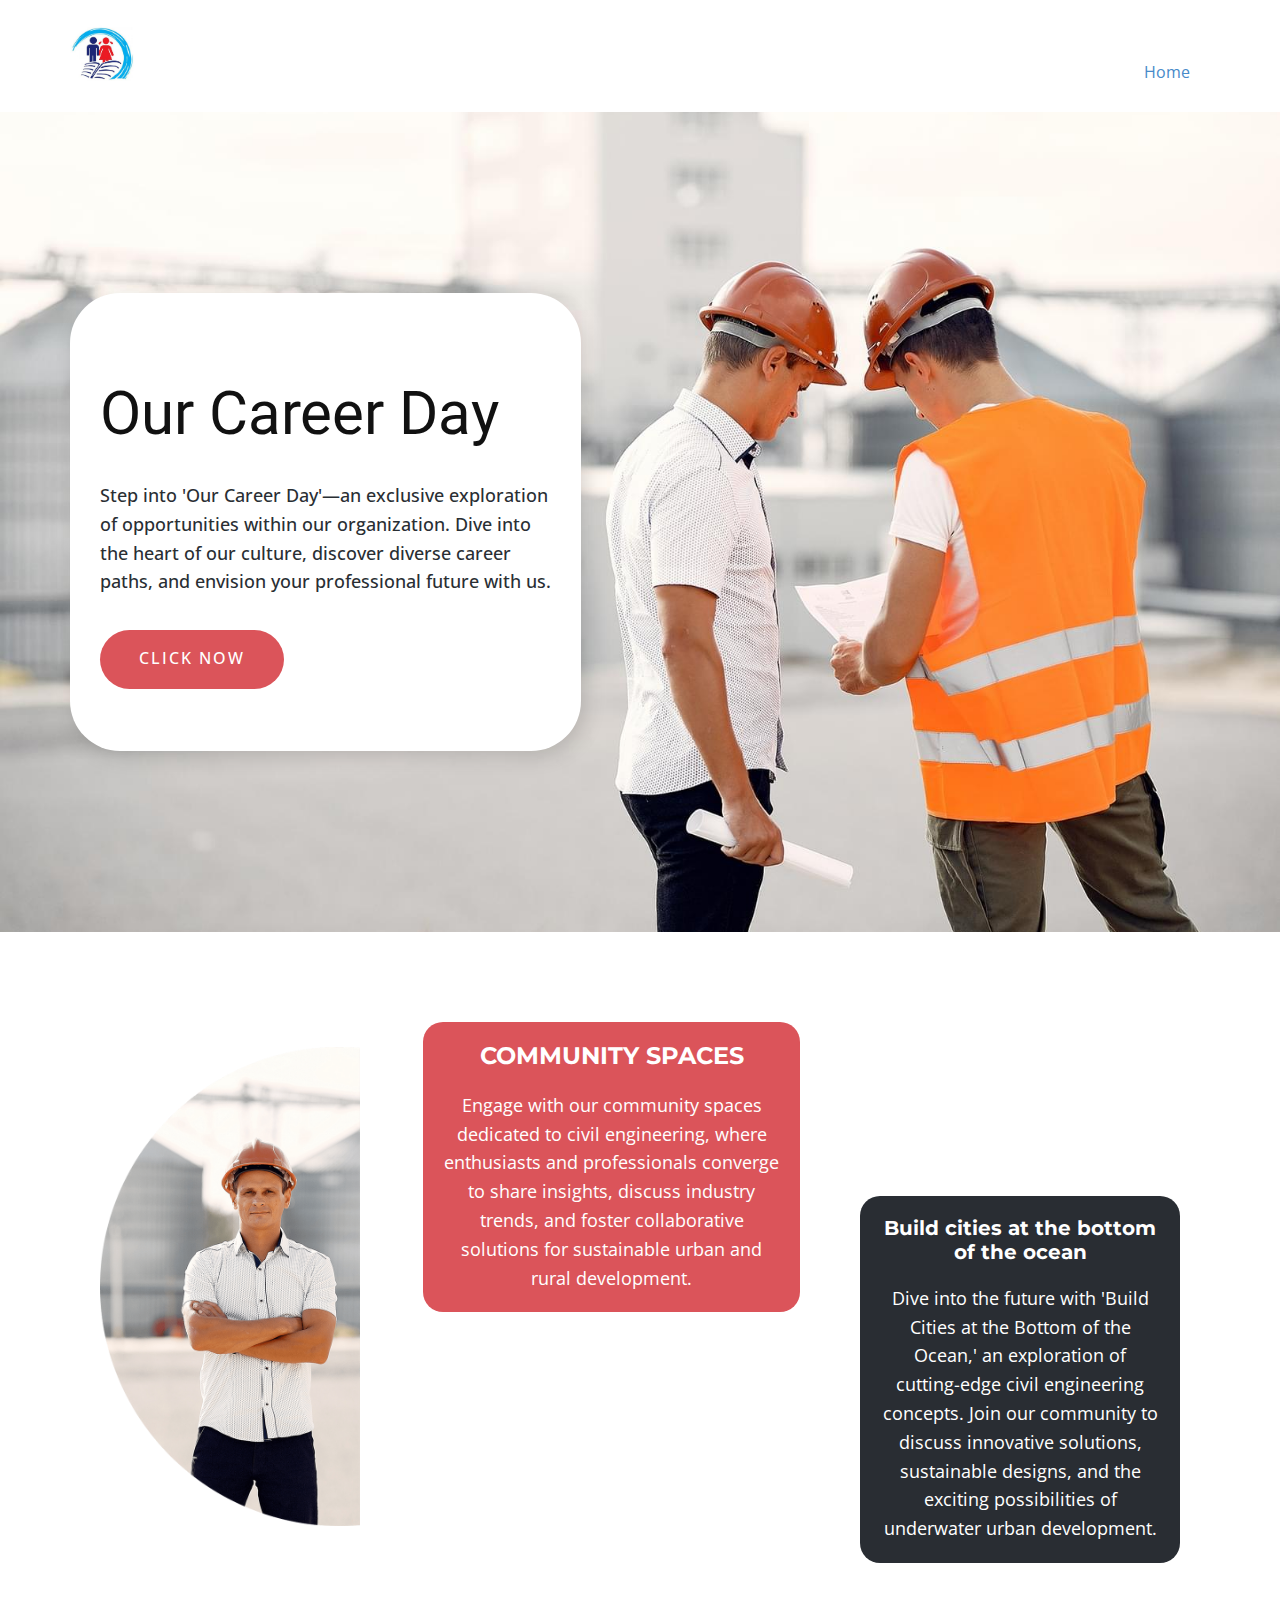
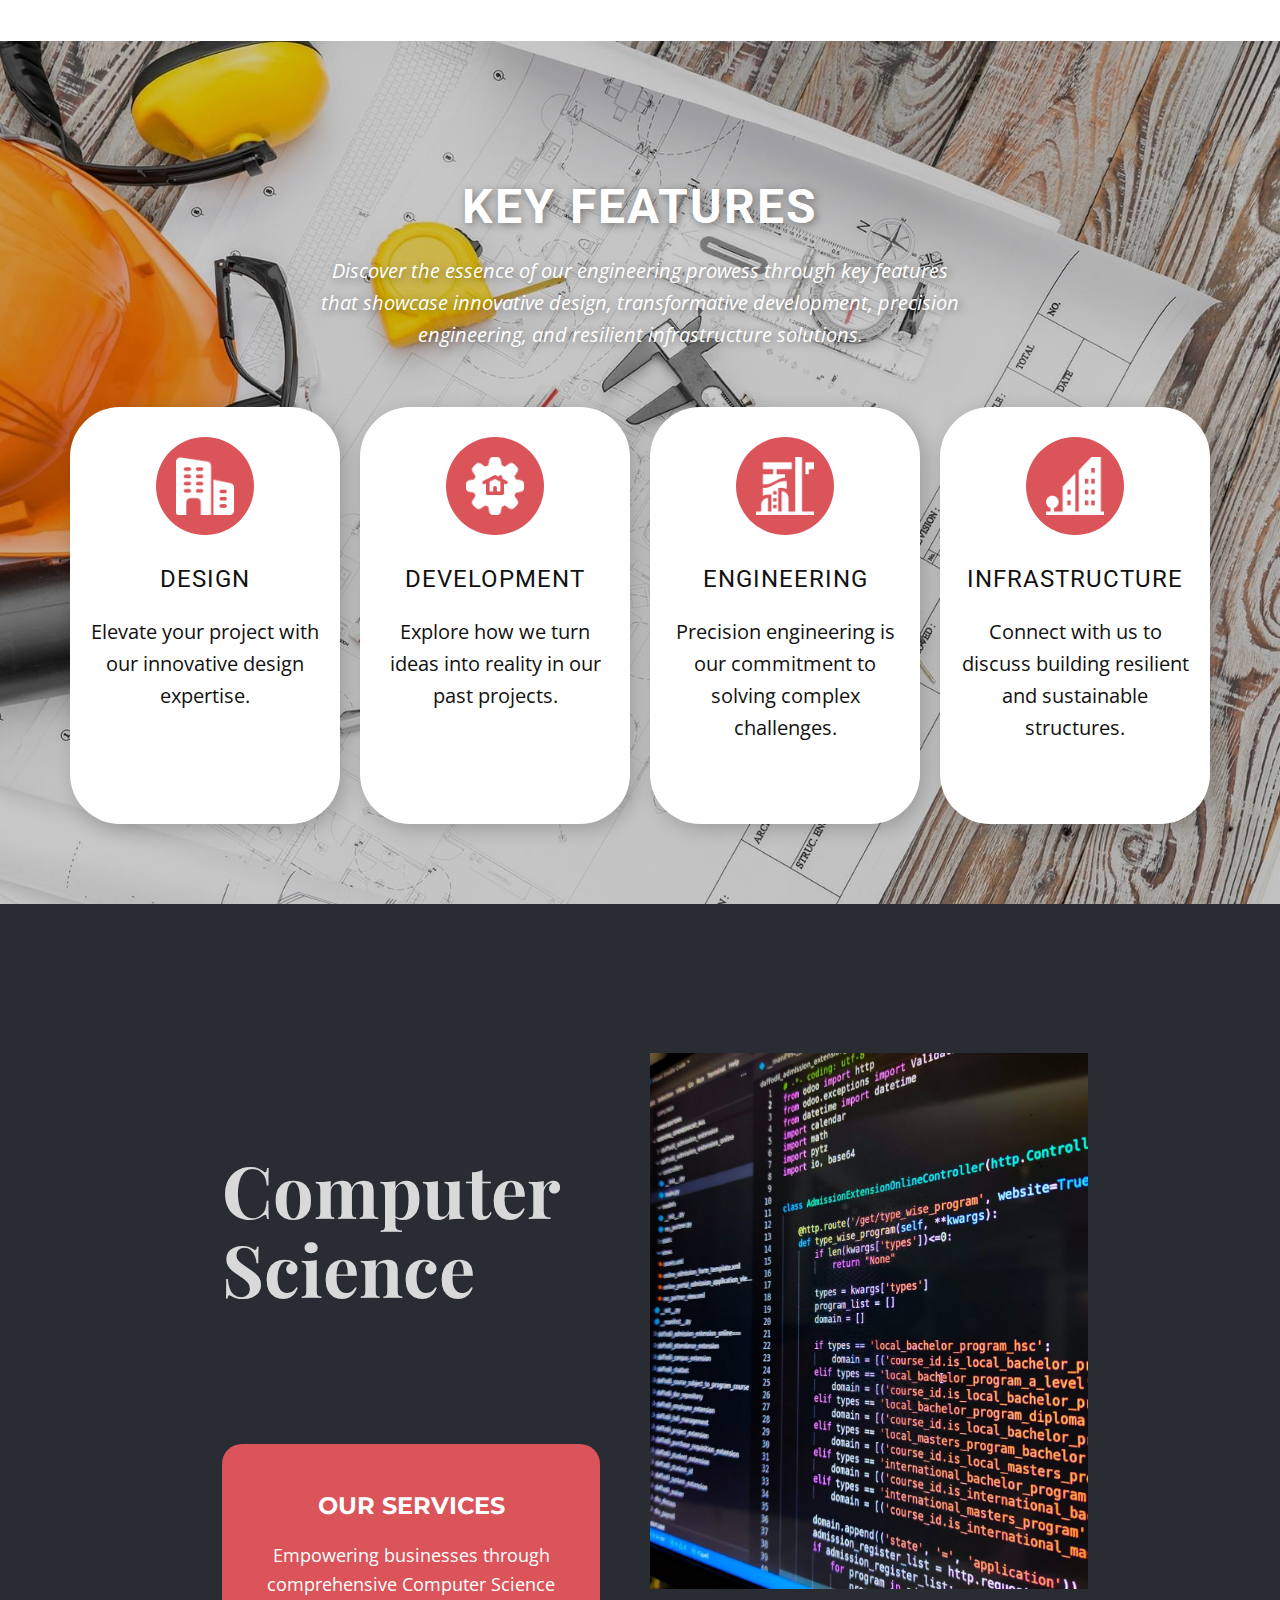
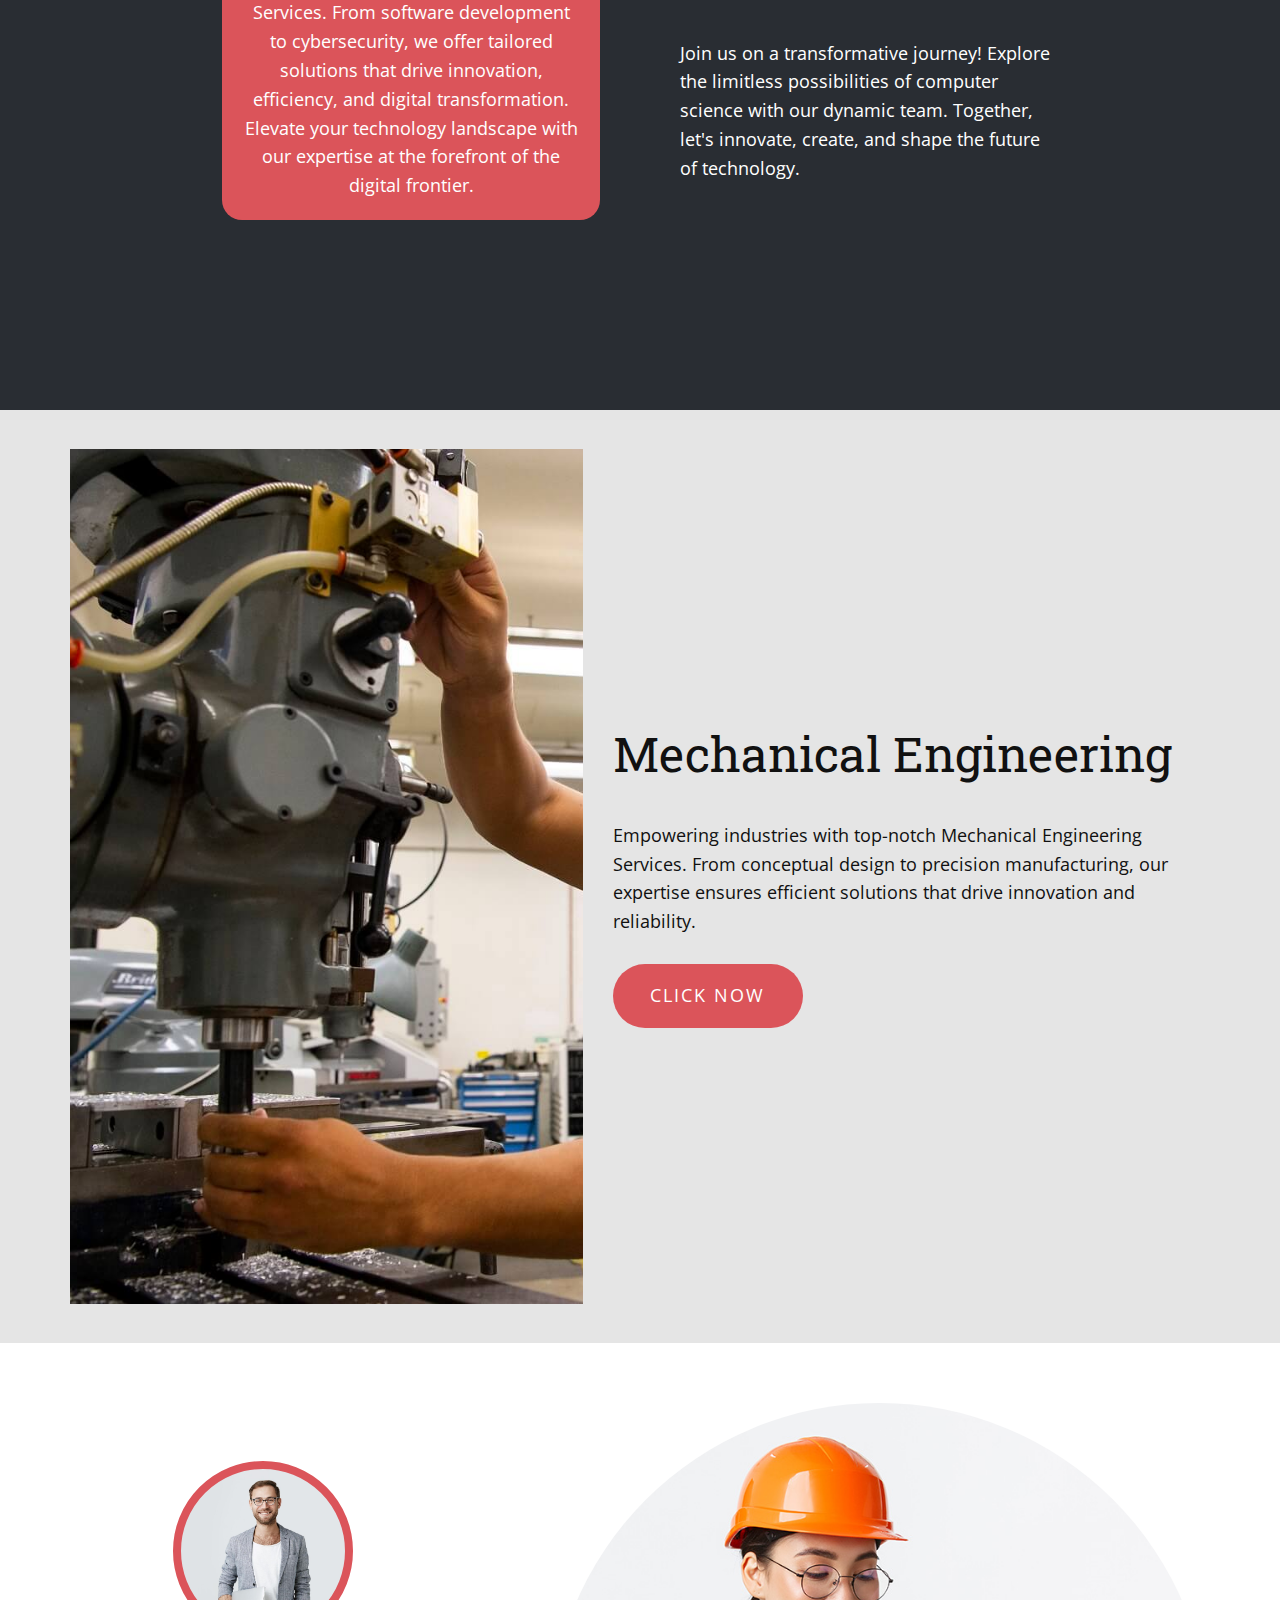
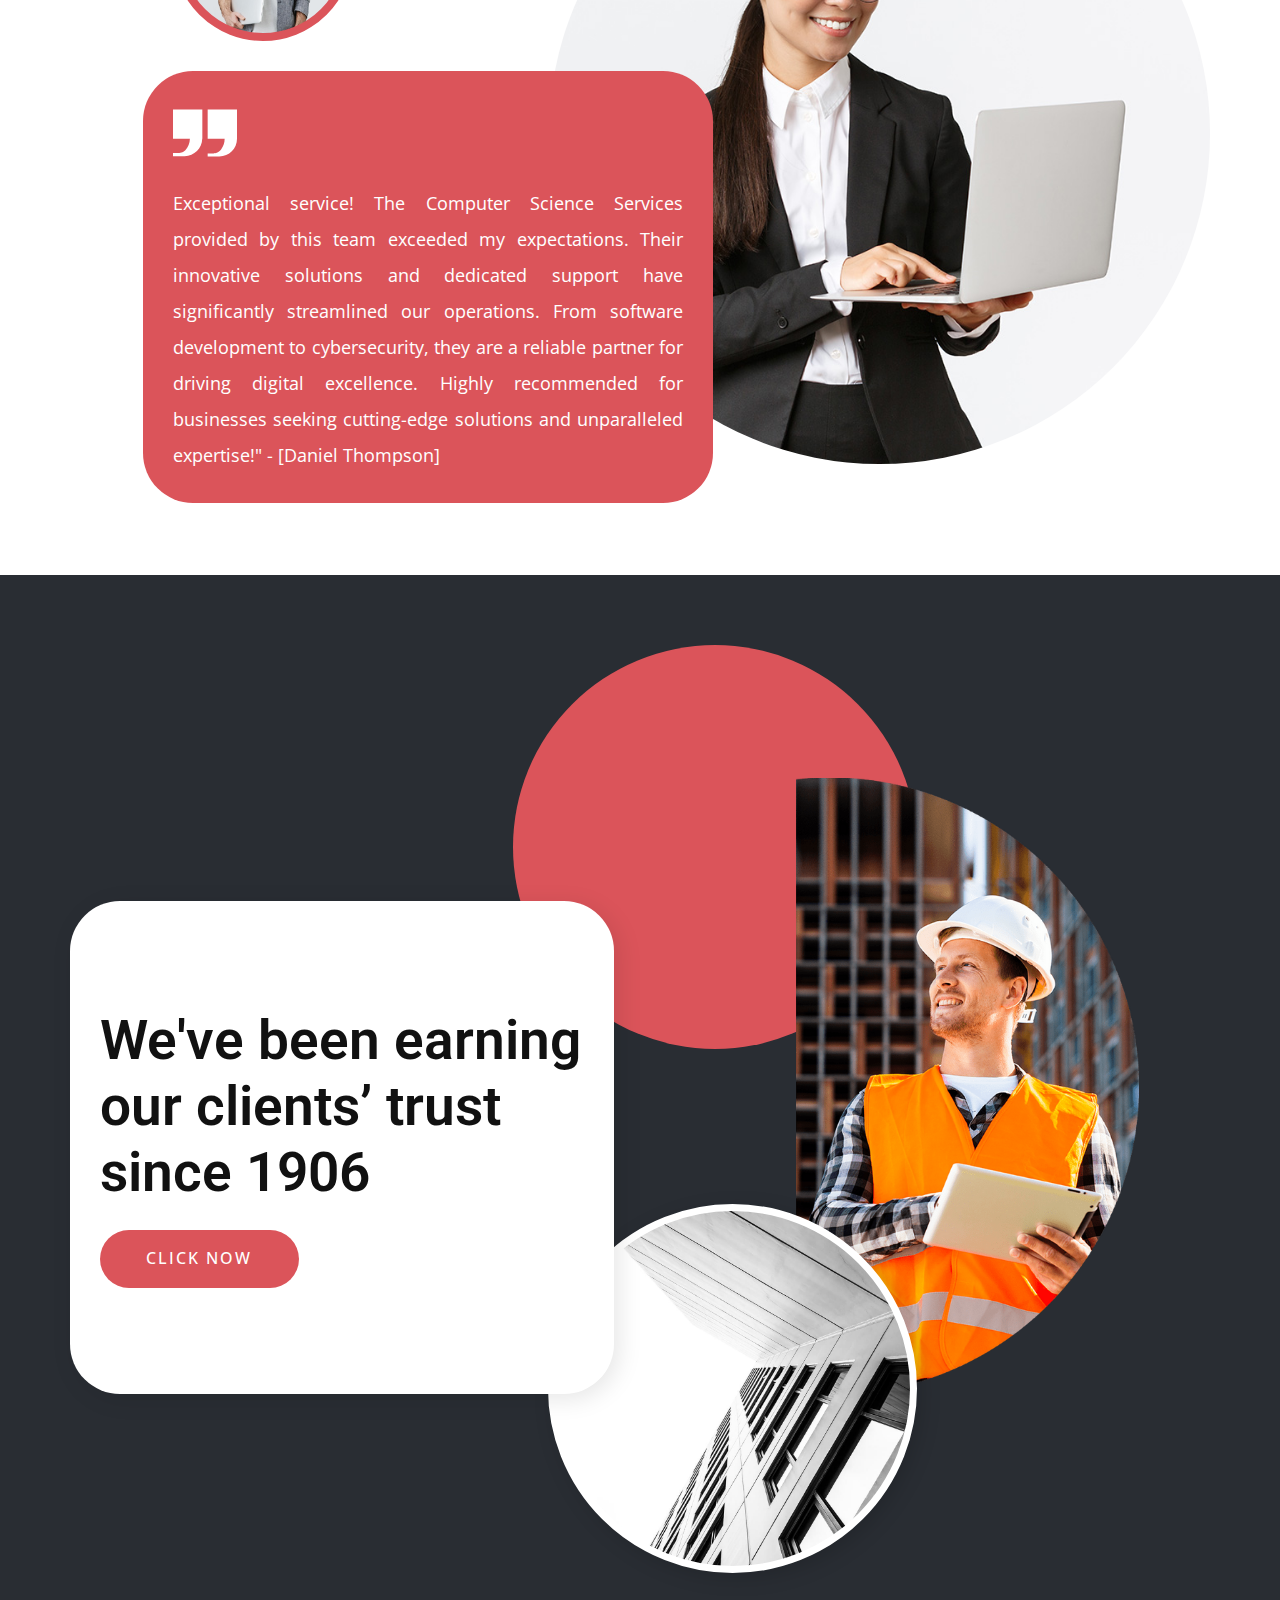
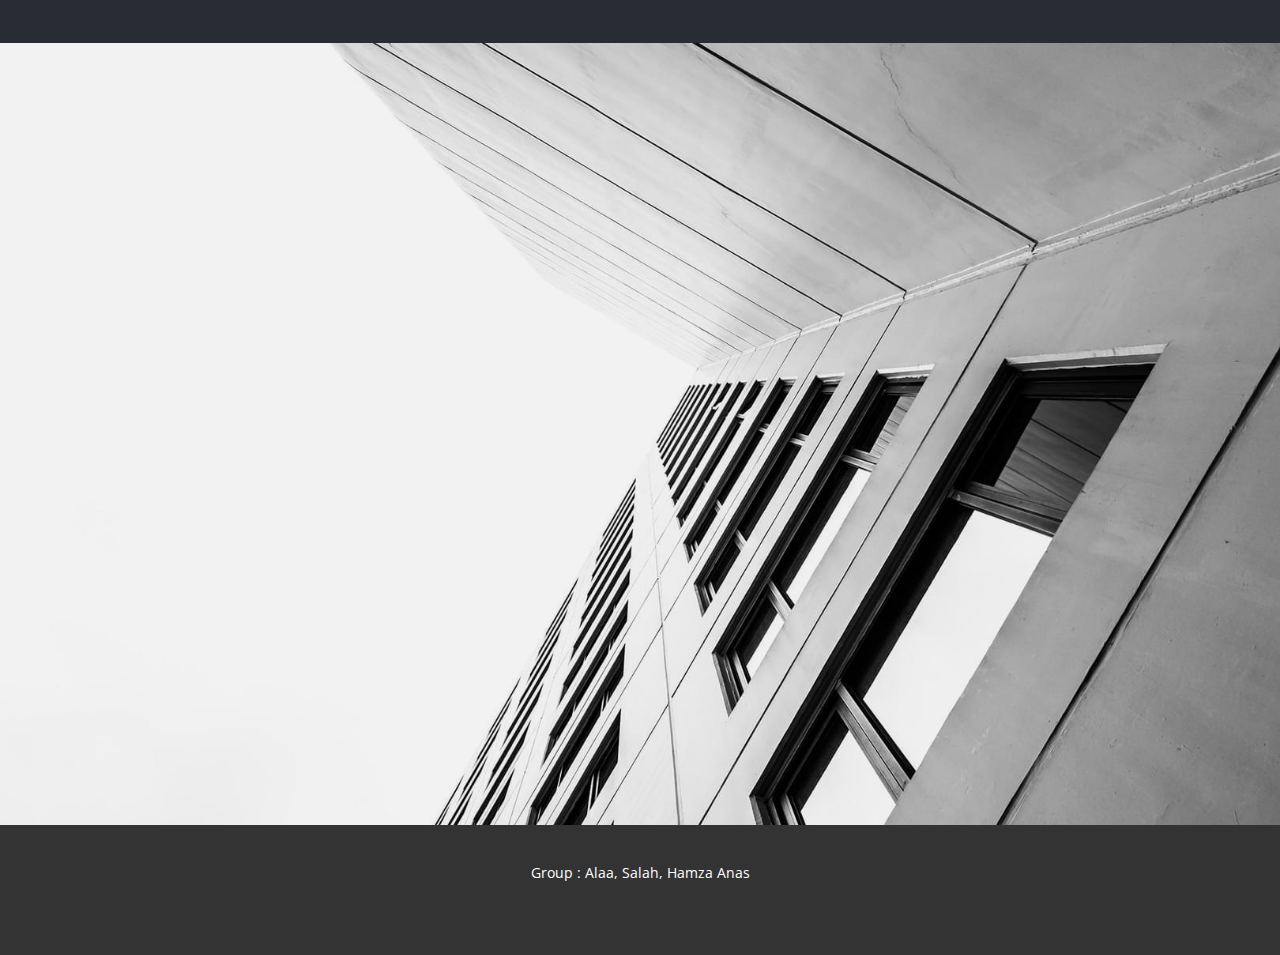
<file: index.html>
<!DOCTYPE html>
<html style="font-size: 16px;" lang="en"><head>
    <meta name="viewport" content="width=device-width, initial-scale=1.0">
    <meta charset="utf-8">
    <meta name="keywords" content="">
    <meta name="description" content="">
    <title>Home</title>
    <link rel="stylesheet" href="nicepage.css" media="screen">
<link rel="stylesheet" href="Home.css" media="screen">
    <script class="u-script" type="text/javascript" src="jquery.js" defer=""></script>
    <script class="u-script" type="text/javascript" src="nicepage.js" defer=""></script>
    <meta name="generator" content="Nicepage 6.3.1, nicepage.com">
    <meta name="referrer" content="origin">
    <link id="u-theme-google-font" rel="stylesheet" href="https://fonts.googleapis.com/css?family=Roboto:100,100i,300,300i,400,400i,500,500i,700,700i,900,900i|Open+Sans:300,300i,400,400i,500,500i,600,600i,700,700i,800,800i">
    <link id="u-page-google-font" rel="stylesheet" href="https://fonts.googleapis.com/css?family=Montserrat:100,100i,200,200i,300,300i,400,400i,500,500i,600,600i,700,700i,800,800i,900,900i|Playfair+Display:400,400i,500,500i,600,600i,700,700i,800,800i,900,900i|Roboto+Slab:100,200,300,400,500,600,700,800,900">
    
    
    
    
    
    
    
    
    
    
    <script type="application/ld+json">{
		"@context": "http://schema.org",
		"@type": "Organization",
		"name": "Site2",
		"logo": "images/taryam-american-private-school-sharjah-uae.jpg"
}</script>
    <meta name="theme-color" content="#478ac9">
    <meta property="og:title" content="Home">
    <meta property="og:description" content="">
    <meta property="og:type" content="website">
  <meta data-intl-tel-input-cdn-path="intlTelInput/"></head>
  <body data-home-page="Home.html" data-home-page-title="Home" data-path-to-root="./" data-include-products="false" class="u-body u-xl-mode" data-lang="en"><header class="u-clearfix u-header u-header" id="sec-d94d"><div class="u-clearfix u-sheet u-sheet-1">
        <a href="https://tapschool.ae/" class="u-image u-logo u-image-1" data-image-width="350" data-image-height="350" title="Home">
          <img src="images/taryam-american-private-school-sharjah-uae.jpg" class="u-logo-image u-logo-image-1">
        </a>
        <nav class="u-menu u-menu-one-level u-offcanvas u-menu-1">
          <div class="menu-collapse" style="font-size: 1rem; letter-spacing: 0px;">
            <a class="u-button-style u-custom-left-right-menu-spacing u-custom-padding-bottom u-custom-top-bottom-menu-spacing u-nav-link u-text-active-palette-1-base u-text-hover-palette-2-base" href="#">
              <svg class="u-svg-link" viewBox="0 0 24 24"><use xmlns:xlink="http://www.w3.org/1999/xlink" xlink:href="#menu-hamburger"></use></svg>
              <svg class="u-svg-content" version="1.1" id="menu-hamburger" viewBox="0 0 16 16" x="0px" y="0px" xmlns:xlink="http://www.w3.org/1999/xlink" xmlns="http://www.w3.org/2000/svg"><g><rect y="1" width="16" height="2"></rect><rect y="7" width="16" height="2"></rect><rect y="13" width="16" height="2"></rect>
</g></svg>
            </a>
          </div>
          <div class="u-custom-menu u-nav-container">
            <ul class="u-nav u-unstyled u-nav-1"><li class="u-nav-item"><a class="u-button-style u-nav-link u-text-active-palette-1-base u-text-hover-palette-2-base" href="Home.html" style="padding: 10px 20px;">Home</a>
</li></ul>
          </div>
          <div class="u-custom-menu u-nav-container-collapse">
            <div class="u-black u-container-style u-inner-container-layout u-opacity u-opacity-95 u-sidenav">
              <div class="u-inner-container-layout u-sidenav-overflow">
                <div class="u-menu-close"></div>
                <ul class="u-align-center u-nav u-popupmenu-items u-unstyled u-nav-2"><li class="u-nav-item"><a class="u-button-style u-nav-link" href="Home.html">Home</a>
</li></ul>
              </div>
            </div>
            <div class="u-black u-menu-overlay u-opacity u-opacity-70"></div>
          </div>
        </nav>
      </div></header>
    <section class="u-clearfix u-image u-section-1" id="carousel_a3a1" data-image-width="1620" data-image-height="1080">
      <div class="u-clearfix u-sheet u-valign-middle-md u-sheet-1">
        <div class="u-container-style u-expanded-width-xs u-group u-radius-50 u-shape-round u-white u-group-1">
          <div class="u-container-layout u-container-layout-1">
            <h1 class="u-align-left u-text u-text-1"> Our Career Day</h1>
            <p class="u-text u-text-palette-1-dark-3 u-text-2"> Step into 'Our Career Day'—an exclusive exploration of opportunities within our organization. Dive into the heart of our culture, discover diverse career paths, and envision your professional future with us.</p>
            <a href="https://www.explorelearning.com/resources/insights/3-reasons-why-you-should-host-a-career-day-at-your-school" class="u-active-black u-border-none u-btn u-btn-round u-button-style u-hover-black u-palette-2-base u-radius-50 u-btn-1">Click now</a>
          </div>
        </div>
      </div>
    </section>
    <section class="u-clearfix u-section-2" id="carousel_cbf0">
      <div class="u-clearfix u-sheet u-valign-middle u-sheet-1">
        <div class="data-layout-selected u-clearfix u-expanded-width u-layout-custom-sm u-layout-custom-xs u-layout-wrap u-layout-wrap-1">
          <div class="u-layout">
            <div class="u-layout-row">
              <div class="u-container-style u-layout-cell u-radius-20 u-size-17-xl u-size-21-lg u-size-27-md u-size-30-sm u-size-60-xs u-layout-cell-1">
                <div class="u-container-layout u-valign-top u-container-layout-1">
                  <img class="u-image u-image-contain u-image-1" src="images/vbvb-min.png" data-image-width="586" data-image-height="1080">
                </div>
              </div>
              <div class="u-align-left u-container-style u-layout-cell u-shape-rectangle u-size-19-lg u-size-23-xl u-size-30-sm u-size-33-md u-size-60-xs u-layout-cell-2">
                <div class="u-container-layout u-container-layout-2">
                  <div class="u-align-center u-container-style u-expanded-width u-group u-palette-2-base u-radius-20 u-shape-round u-group-1">
                    <div class="u-container-layout u-valign-middle u-container-layout-3">
                      <h5 class="u-custom-font u-font-montserrat u-text u-text-1">Community Spaces </h5>
                      <p class="u-text u-text-2"> Engage with our community spaces dedicated to civil engineering, where enthusiasts and professionals converge to share insights, discuss industry trends, and foster collaborative solutions for sustainable urban and rural development.</p>
                    </div>
                  </div>
                </div>
              </div>
              <div class="u-container-style u-layout-cell u-size-20-lg u-size-20-xl u-size-60-md u-size-60-sm u-size-60-xs u-layout-cell-3">
                <div class="u-container-layout u-valign-bottom u-container-layout-4">
                  <div class="u-align-center u-container-style u-expanded-width u-group u-palette-5-dark-3 u-radius-20 u-shape-round u-group-2">
                    <div class="u-container-layout u-valign-middle u-container-layout-5">
                      <h5 class="u-custom-font u-font-montserrat u-text u-text-3"> Build cities at the bottom of the ocean</h5>
                      <p class="u-text u-text-4"> Dive into the future with 'Build Cities at the Bottom of the Ocean,' an exploration of cutting-edge civil engineering concepts. Join our community to discuss innovative solutions, sustainable designs, and the exciting possibilities of underwater urban development.</p>
                    </div>
                  </div>
                </div>
              </div>
            </div>
          </div>
        </div>
      </div>
    </section>
    <section class="u-align-center u-clearfix u-image u-shading u-section-3" id="carousel_e253" data-image-width="1619" data-image-height="1080">
      <div class="u-clearfix u-sheet u-valign-middle-lg u-valign-middle-md u-valign-middle-sm u-valign-middle-xl u-sheet-1">
        <h2 class="u-text u-text-default u-text-1">Key Features</h2>
        <p class="u-text u-text-2"> Discover the essence of our engineering prowess through key features that showcase innovative design, transformative development, precision engineering, and resilient infrastructure solutions.</p>
        <div class="u-expanded-width u-list u-list-1">
          <div class="u-repeater u-repeater-1">
            <div class="u-align-center u-container-style u-hover-feature u-list-item u-radius-50 u-repeater-item u-shape-round u-white u-list-item-1">
              <div class="u-container-layout u-similar-container u-container-layout-1"><span class="u-file-icon u-hover-feature u-icon u-icon-circle u-palette-2-base u-text-white u-icon-1"><img src="images/2891526-334ad4a3.png" alt=""></span>
                <h4 class="u-hover-feature u-text u-text-3"> design</h4>
                <p class="u-hover-feature u-text u-text-4"> Elevate your project with our innovative design expertise.</p>
              </div>
            </div>
            <div class="u-align-center u-container-style u-hover-feature u-list-item u-radius-50 u-repeater-item u-shape-round u-video-cover u-white u-list-item-2">
              <div class="u-container-layout u-similar-container u-container-layout-2"><span class="u-file-icon u-hover-feature u-icon u-icon-circle u-palette-2-base u-text-white u-icon-2"><img src="images/7743352-e056cee0.png" alt=""></span>
                <h4 class="u-hover-feature u-text u-text-5">Development</h4>
                <p class="u-hover-feature u-text u-text-6"> Explore how we turn ideas into reality in our past projects.</p>
              </div>
            </div>
            <div class="u-align-center u-container-style u-hover-feature u-list-item u-radius-50 u-repeater-item u-shape-round u-video-cover u-white u-list-item-3">
              <div class="u-container-layout u-similar-container u-container-layout-3"><span class="u-file-icon u-hover-feature u-icon u-icon-circle u-palette-2-base u-text-white u-icon-3"><img src="images/5247064-acf80c20.png" alt=""></span>
                <h4 class="u-hover-feature u-text u-text-7"> Engineering</h4>
                <p class="u-hover-feature u-text u-text-8"> Precision engineering is our commitment to solving complex challenges.</p>
              </div>
            </div>
            <div class="u-align-center u-container-style u-hover-feature u-list-item u-radius-50 u-repeater-item u-shape-round u-video-cover u-white u-list-item-4">
              <div class="u-container-layout u-similar-container u-container-layout-4"><span class="u-file-icon u-hover-feature u-icon u-icon-circle u-palette-2-base u-text-white u-icon-4"><img src="images/1026955-ba603fcd.png" alt=""></span>
                <h4 class="u-hover-feature u-text u-text-9"> Infrastructure</h4>
                <p class="u-hover-feature u-text u-text-10"> Connect with us to discuss building resilient and sustainable structures.</p>
              </div>
            </div>
          </div>
        </div>
      </div>
      
      
      
      
      
      
      
      
      
      
      
      
      
      
      
      
      
      
      
    </section>
    <section class="u-align-center u-clearfix u-palette-5-dark-3 u-section-4" id="carousel_04c9">
      <div class="u-clearfix u-sheet u-sheet-1">
        <div class="data-layout-selected u-clearfix u-gutter-20 u-layout-wrap u-layout-wrap-1">
          <div class="u-layout">
            <div class="u-layout-row">
              <div class="u-size-30 u-size-60-md">
                <div class="u-layout-col">
                  <div class="u-align-left u-container-style u-layout-cell u-size-20 u-layout-cell-1">
                    <div class="u-container-layout u-container-layout-1">
                      <h1 class="u-custom-font u-font-playfair-display u-text u-text-grey-15 u-text-1">Computer Science </h1>
                    </div>
                  </div>
                  <div class="u-container-style u-layout-cell u-shape-rectangle u-size-40 u-layout-cell-2">
                    <div class="u-container-layout u-valign-middle u-container-layout-2">
                      <div class="u-align-center u-container-style u-expanded-width u-group u-palette-2-base u-radius-20 u-shape-round u-group-1">
                        <div class="u-container-layout u-container-layout-3">
                          <h5 class="u-custom-font u-font-montserrat u-text u-text-2">oUR sERVICES </h5>
                          <p class="u-text u-text-3"> Empowering businesses through comprehensive Computer Science Services. From software development to cybersecurity, we offer tailored solutions that drive innovation, efficiency, and digital transformation. Elevate your technology landscape with our expertise at the forefront of the digital frontier.</p>
                        </div>
                      </div>
                    </div>
                  </div>
                </div>
              </div>
              <div class="u-size-30 u-size-60-md">
                <div class="u-layout-col">
                  <div class="u-size-40">
                    <div class="u-layout-row">
                      <div class="u-align-left u-container-style u-image u-layout-cell u-size-60 u-image-1" data-image-width="2000" data-image-height="1497">
                        <div class="u-container-layout u-container-layout-4"></div>
                      </div>
                    </div>
                  </div>
                  <div class="u-size-20">
                    <div class="u-layout-row">
                      <div class="u-container-style u-layout-cell u-size-60 u-layout-cell-4">
                        <div class="u-container-layout u-valign-top u-container-layout-5">
                          <p class="u-text u-text-default u-text-4"> Join us on a transformative journey! Explore the limitless possibilities of computer science with our dynamic team. Together, let's innovate, create, and shape the future of technology.</p>
                        </div>
                      </div>
                    </div>
                  </div>
                </div>
              </div>
            </div>
          </div>
        </div>
      </div>
    </section>
    <section class="u-align-center u-clearfix u-grey-10 u-section-5" id="carousel_2cbe">
      <div class="u-clearfix u-sheet u-valign-middle u-sheet-1">
        <div class="data-layout-selected u-clearfix u-expanded-width u-layout-wrap u-layout-wrap-1">
          <div class="u-layout">
            <div class="u-layout-row">
              <div class="u-align-left u-container-style u-image u-layout-cell u-shape-rectangle u-size-26-lg u-size-27-xl u-size-60-md u-size-60-sm u-size-60-xs u-image-1" data-image-width="1536" data-image-height="1022">
                <div class="u-container-layout u-container-layout-1"></div>
              </div>
              <div class="u-align-left u-container-style u-layout-cell u-size-33-xl u-size-34-lg u-size-60-md u-size-60-sm u-size-60-xs u-layout-cell-2">
                <div class="u-container-layout u-container-layout-2">
                  <h2 class="u-custom-font u-font-roboto-slab u-text u-text-1"> Mechanical Engineering</h2>
                  <p class="u-text u-text-default u-text-2"> Empowering industries with top-notch Mechanical Engineering Services. From conceptual design to precision manufacturing, our expertise ensures efficient solutions that drive innovation and reliability.</p>
                  <a href="https://uk.indeed.com/career-advice/finding-a-job/robotics-for-mechanical-engineers" class="u-active-palette-2-light-1 u-align-left u-border-none u-btn u-btn-round u-button-style u-hover-palette-2-light-1 u-palette-2-base u-radius-50 u-text-active-white u-text-body-alt-color u-text-hover-white u-btn-1">click now</a>
                </div>
              </div>
            </div>
          </div>
        </div>
      </div>
    </section>
    <section class="u-align-center u-clearfix u-white u-section-6" id="carousel_b7c2">
      <div class="u-clearfix u-sheet u-valign-middle u-sheet-1">
        <div class="u-image u-image-circle u-image-contain u-preserve-proportions u-image-1" data-image-width="800" data-image-height="800"></div>
        <div class="data-layout-selected u-clearfix u-layout-wrap u-layout-wrap-1">
          <div class="u-gutter-0 u-layout">
            <div class="u-layout-col">
              <div class="u-align-left u-container-style u-layout-cell u-size-30 u-layout-cell-1">
                <div class="u-container-layout u-valign-top u-container-layout-1">
                  <div class="u-border-8 u-border-palette-2-base u-image u-image-circle u-image-2" alt="" data-image-width="1139" data-image-height="1080"></div>
                </div>
              </div>
              <div class="u-align-justify u-container-style u-layout-cell u-palette-2-base u-radius-50 u-shape-round u-size-30 u-layout-cell-2">
                <div class="u-container-layout u-valign-top-lg u-valign-top-md u-valign-top-sm u-valign-top-xl u-container-layout-2"><span class="u-icon u-icon-circle u-text-white u-icon-1"><svg class="u-svg-link" preserveAspectRatio="xMidYMin slice" viewBox="0 0 48 48" style=""><use xmlns:xlink="http://www.w3.org/1999/xlink" xlink:href="#svg-9169"></use></svg><svg class="u-svg-content" viewBox="0 0 48 48" id="svg-9169"><g><path d="M0,28.375h12.67c-0.062,3.31-1.338,6.313-3.403,8.6c-0.945,0.892-1.982,1.408-2.879,1.706   c-1.1,0.328-2.26,0.396-2.883,0.408H0v2.286h8.75v-0.003c7.205-0.032,13.043-5.816,13.177-12.997H22v-22H0V28.375z" fill="currentColor"></path><path d="M26,6.375v22h12.74c0,2.991-1,5.742-2.674,7.956c-0.839,1.089-1.828,1.792-2.761,2.233   c-0.008,0.004-0.016,0.008-0.023,0.012c-0.139,0.065-0.274,0.122-0.409,0.176c-1.514,0.557-3.915,0.587-3.915,0.587H26v2.286h8.75   c7.317,0,13.25-5.933,13.25-13.25v-22H26z" fill="currentColor"></path>
</g></svg></span>
                  <p class="u-text u-text-1"> Exceptional service! The Computer Science Services provided by this team exceeded my expectations. Their innovative solutions and dedicated support have significantly streamlined our operations. From software development to cybersecurity, they are a reliable partner for driving digital excellence. Highly recommended for businesses seeking cutting-edge solutions and unparalleled expertise!" - [Daniel Thompson]</p>
                </div>
              </div>
            </div>
          </div>
        </div>
      </div>
    </section>
    <section class="u-clearfix u-palette-5-dark-3 u-section-7" id="carousel_50e0">
      <div class="u-clearfix u-sheet u-valign-middle-sm u-valign-middle-xs u-sheet-1">
        <div class="u-palette-2-base u-preserve-proportions u-shape u-shape-circle u-shape-1"></div>
        <img alt="" class="u-align-left u-image u-image-contain u-image-default u-image-1" data-image-width="480" data-image-height="864" src="images/vvvvvvvvvvvv-min.png">
        <div alt="" class="u-align-left u-border-7 u-border-white u-image u-image-circle u-preserve-proportions u-image-2" data-image-width="1620" data-image-height="1080"></div>
        <div class="u-align-left u-container-style u-expanded-width-xs u-group u-radius-50 u-shape-round u-white u-group-1">
          <div class="u-container-layout u-valign-middle u-container-layout-1">
            <h2 class="u-text u-text-1"> We've been earning our clients’ trust since 1906<br>
            </h2>
            <a href="https://thehub21.com/blog/32/history-of-engineering" class="u-active-black u-btn u-btn-round u-button-style u-hover-black u-palette-2-base u-radius-50 u-btn-1">click now</a>
          </div>
        </div>
      </div>
    </section>
    <section class="u-clearfix u-image u-shading u-section-8" id="carousel_afd9" data-image-width="1620" data-image-height="1080">
      <div class="u-clearfix u-sheet u-sheet-1">
        <div class="data-layout-selected u-clearfix u-gutter-0 u-layout-wrap u-layout-wrap-1">
          <div class="u-layout">
            <div class="u-layout-row">
              <div class="u-align-center u-bottom-left-radius-20 u-container-style u-layout-cell u-right-cell u-shape-round u-size-33 u-top-left-radius-20 u-white u-layout-cell-1" data-animation-name="customAnimationIn" data-animation-duration="1500">
                <div class="u-container-layout u-valign-top u-container-layout-1">
                  <h6 class="u-text u-text-default u-text-palette-2-base u-text-1">Contact Us</h6>
                  <div class="u-expanded-width u-form u-form-1">
                    <form action="https://forms.nicepagesrv.com/v2/form/process" class="u-clearfix u-form-spacing-15 u-form-vertical u-inner-form" style="padding: 0;" source="email" name="form">
                      <div class="u-form-group u-form-name">
                        <label for="name-daf4" class="u-label">Name</label>
                        <input type="text" placeholder="Enter your Name" id="name-daf4" name="name" class="u-border-2 u-border-no-left u-border-no-right u-border-no-top u-border-palette-2-base u-input u-input-rectangle" required="" wfd-id="id75">
                      </div>
                      <div class="u-form-email u-form-group">
                        <label for="email-daf4" class="u-label">Email</label>
                        <input type="email" placeholder="Enter a valid email address" id="email-daf4" name="email" class="u-border-2 u-border-no-left u-border-no-right u-border-no-top u-border-palette-2-base u-input u-input-rectangle" required="" wfd-id="id76">
                      </div>
                      <div class="u-form-group u-form-message">
                        <label for="message-daf4" class="u-label">Message</label>
                        <textarea placeholder="" rows="4" cols="50" id="message-daf4" name="message" class="u-border-2 u-border-no-left u-border-no-right u-border-no-top u-border-palette-2-base u-input u-input-rectangle" required=""></textarea>
                      </div>
                      <div class="u-align-left u-form-group u-form-submit">
                        <a href="#" class="u-active-palette-2-light-2 u-border-none u-btn u-btn-round u-btn-submit u-button-style u-hover-palette-2-light-2 u-palette-2-base u-radius-12 u-btn-1">Submit</a>
                        <input type="submit" value="submit" class="u-form-control-hidden" wfd-id="id78">
                      </div>
                      <div class="u-form-send-message u-form-send-success"> Thank you! Your message has been sent. </div>
                      <div class="u-form-send-error u-form-send-message"> Unable to send your message. Please fix errors then try again. </div>
                      <input type="hidden" value="" name="recaptchaResponse" wfd-id="id79">
                      <input type="hidden" name="formServices" value="7ac4ff67-f0d5-332f-7846-3e250031a108">
                    </form>
                  </div>
                </div>
              </div>
              <div class="u-align-center u-bottom-right-radius-20 u-container-style u-layout-cell u-palette-2-base u-shape-round u-size-27 u-top-right-radius-20 u-layout-cell-2" data-animation-name="customAnimationIn" data-animation-duration="1500">
                <div class="u-container-layout u-container-layout-2">
                  <h6 class="u-text u-text-default u-text-2">call us</h6>
                  <p class="u-text u-text-3">06 521 6000 </p>
                  <h6 class="u-text u-text-default u-text-4">location</h6>
                  <p class="u-text u-text-5">Taryam American Private School</p>
                  <h6 class="u-text u-text-6">Our services</h6>
                  <p class="u-text u-text-7">
                    <a class="u-active-none u-border-none u-btn u-button-link u-button-style u-hover-none u-none u-text-palette-1-base u-btn-2" data-href="https://nicepage.com" href="https://www.twi-global.com/technical-knowledge/faqs/what-is-civil-engineering">Civil Engineering<br>
                    </a>
                  </p>
                  <p class="u-text u-text-8">
                    <a class="u-active-none u-border-none u-btn u-button-link u-button-style u-hover-none u-none u-text-palette-1-base u-btn-3" data-href="https://nicepage.com" href="https://www.twi-global.com/technical-knowledge/faqs/what-is-a-mechanical-engineer">Mechanical Engineering<br>
                    </a>
                  </p>
                  <p class="u-text u-text-9">
                    <a class="u-active-none u-border-none u-btn u-button-link u-button-style u-hover-none u-none u-text-palette-1-base u-btn-4" data-href="https://nicepage.com" href="https://www.twi-global.com/technical-knowledge/faqs/what-is-electrical-engineering">Electrical Engineering<br>
                    </a>
                  </p>
                </div>
              </div>
            </div>
          </div>
        </div>
      </div>
    </section>
    
    
    
    <footer class="u-align-center u-clearfix u-footer u-grey-80 u-footer" id="sec-6ade"><div class="u-clearfix u-sheet u-sheet-1">
        <p class="u-small-text u-text u-text-variant u-text-1">Group : Alaa, Salah, Hamza Anas</p>
      </div></footer>
  
</body></html>
</file>
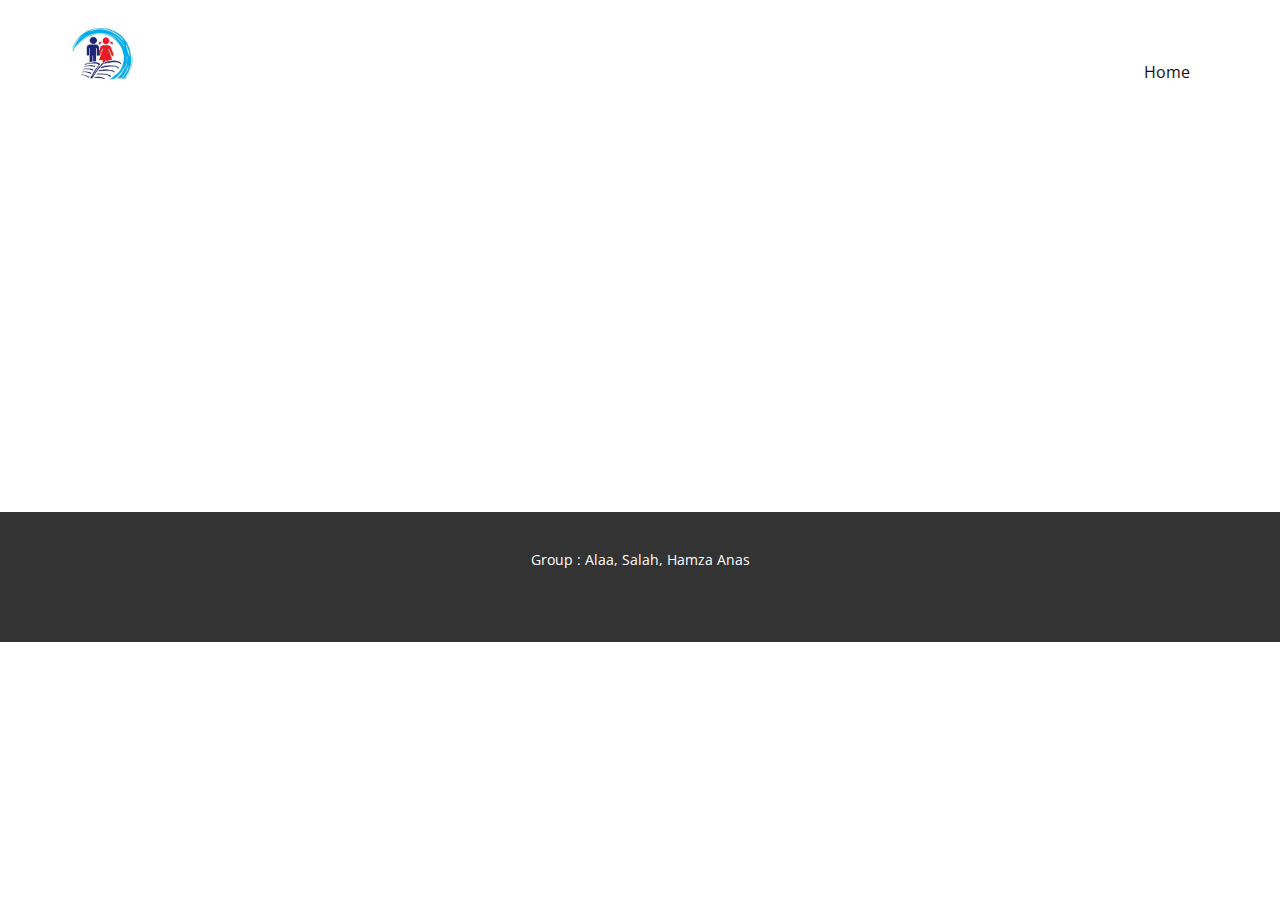
<file: About.html>
<!DOCTYPE html>
<html style="font-size: 16px;" lang="en"><head>
    <meta name="viewport" content="width=device-width, initial-scale=1.0">
    <meta charset="utf-8">
    <meta name="keywords" content="">
    <meta name="description" content="">
    <title>About</title>
    <link rel="stylesheet" href="nicepage.css" media="screen">
<link rel="stylesheet" href="About.css" media="screen">
    <script class="u-script" type="text/javascript" src="jquery.js" defer=""></script>
    <script class="u-script" type="text/javascript" src="nicepage.js" defer=""></script>
    <meta name="generator" content="Nicepage 6.3.1, nicepage.com">
    <link id="u-theme-google-font" rel="stylesheet" href="https://fonts.googleapis.com/css?family=Roboto:100,100i,300,300i,400,400i,500,500i,700,700i,900,900i|Open+Sans:300,300i,400,400i,500,500i,600,600i,700,700i,800,800i">
    
    
    
    <script type="application/ld+json">{
		"@context": "http://schema.org",
		"@type": "Organization",
		"name": "Site2",
		"logo": "images/taryam-american-private-school-sharjah-uae.jpg"
}</script>
    <meta name="theme-color" content="#478ac9">
    <meta property="og:title" content="About">
    <meta property="og:description" content="">
    <meta property="og:type" content="website">
  <meta data-intl-tel-input-cdn-path="intlTelInput/"></head>
  <body data-path-to-root="./" data-include-products="false" class="u-body u-xl-mode" data-lang="en"><header class="u-clearfix u-header u-header" id="sec-d94d"><div class="u-clearfix u-sheet u-sheet-1">
        <a href="https://tapschool.ae/" class="u-image u-logo u-image-1" data-image-width="350" data-image-height="350" title="Home">
          <img src="images/taryam-american-private-school-sharjah-uae.jpg" class="u-logo-image u-logo-image-1">
        </a>
        <nav class="u-menu u-menu-one-level u-offcanvas u-menu-1">
          <div class="menu-collapse" style="font-size: 1rem; letter-spacing: 0px;">
            <a class="u-button-style u-custom-left-right-menu-spacing u-custom-padding-bottom u-custom-top-bottom-menu-spacing u-nav-link u-text-active-palette-1-base u-text-hover-palette-2-base" href="#">
              <svg class="u-svg-link" viewBox="0 0 24 24"><use xmlns:xlink="http://www.w3.org/1999/xlink" xlink:href="#menu-hamburger"></use></svg>
              <svg class="u-svg-content" version="1.1" id="menu-hamburger" viewBox="0 0 16 16" x="0px" y="0px" xmlns:xlink="http://www.w3.org/1999/xlink" xmlns="http://www.w3.org/2000/svg"><g><rect y="1" width="16" height="2"></rect><rect y="7" width="16" height="2"></rect><rect y="13" width="16" height="2"></rect>
</g></svg>
            </a>
          </div>
          <div class="u-custom-menu u-nav-container">
            <ul class="u-nav u-unstyled u-nav-1"><li class="u-nav-item"><a class="u-button-style u-nav-link u-text-active-palette-1-base u-text-hover-palette-2-base" href="Home.html" style="padding: 10px 20px;">Home</a>
</li></ul>
          </div>
          <div class="u-custom-menu u-nav-container-collapse">
            <div class="u-black u-container-style u-inner-container-layout u-opacity u-opacity-95 u-sidenav">
              <div class="u-inner-container-layout u-sidenav-overflow">
                <div class="u-menu-close"></div>
                <ul class="u-align-center u-nav u-popupmenu-items u-unstyled u-nav-2"><li class="u-nav-item"><a class="u-button-style u-nav-link" href="Home.html">Home</a>
</li></ul>
              </div>
            </div>
            <div class="u-black u-menu-overlay u-opacity u-opacity-70"></div>
          </div>
        </nav>
      </div></header>
    <section class="u-clearfix u-section-1" id="sec-3053">
      <div class="u-clearfix u-sheet u-sheet-1"></div>
    </section>
    
    
    
    <footer class="u-align-center u-clearfix u-footer u-grey-80 u-footer" id="sec-6ade"><div class="u-clearfix u-sheet u-sheet-1">
        <p class="u-small-text u-text u-text-variant u-text-1">Group : Alaa, Salah, Hamza Anas</p>
      </div></footer>
  
</body></html>
</file>
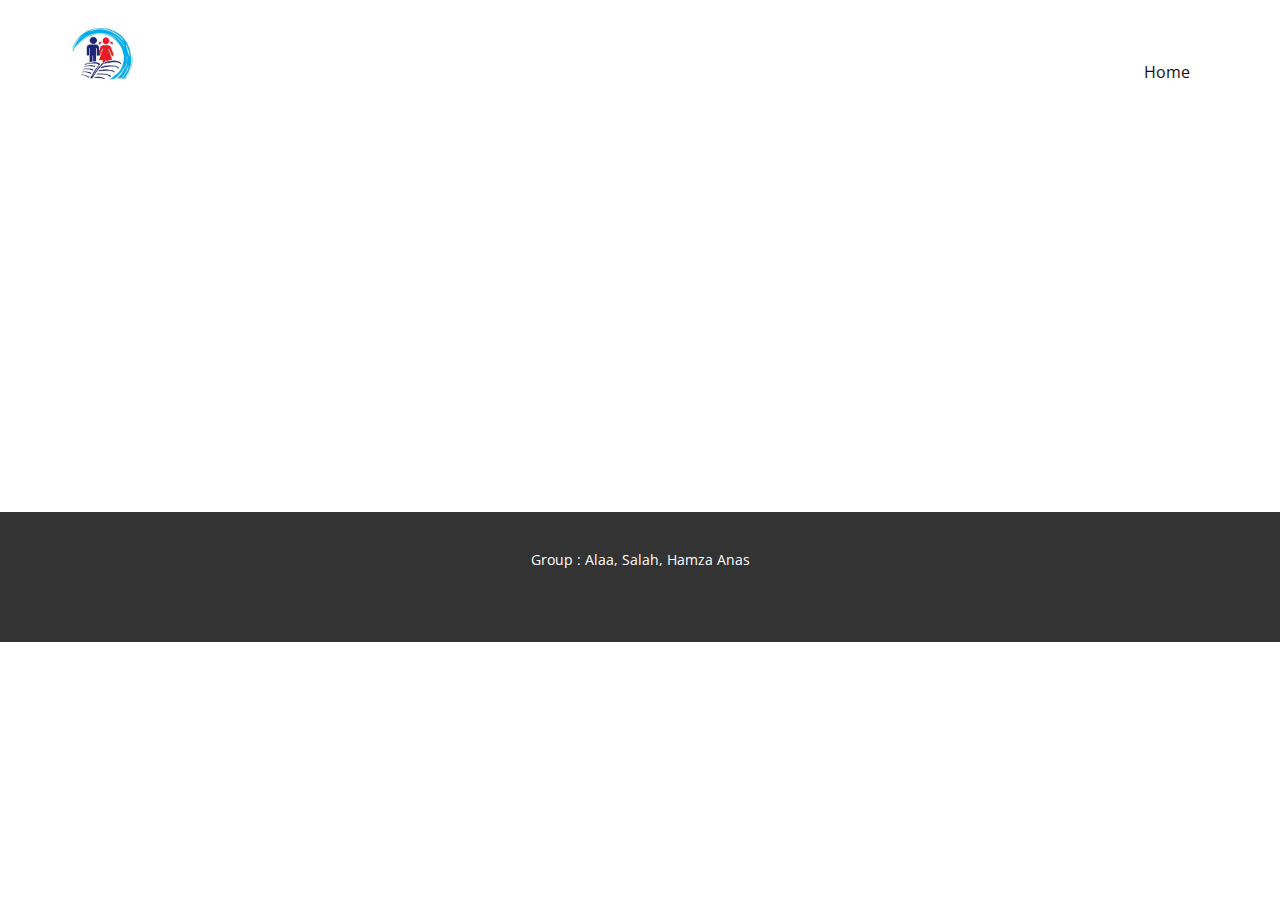
<file: Contact.html>
<!DOCTYPE html>
<html style="font-size: 16px;" lang="en"><head>
    <meta name="viewport" content="width=device-width, initial-scale=1.0">
    <meta charset="utf-8">
    <meta name="keywords" content="">
    <meta name="description" content="">
    <title>Contact</title>
    <link rel="stylesheet" href="nicepage.css" media="screen">
<link rel="stylesheet" href="Contact.css" media="screen">
    <script class="u-script" type="text/javascript" src="jquery.js" defer=""></script>
    <script class="u-script" type="text/javascript" src="nicepage.js" defer=""></script>
    <meta name="generator" content="Nicepage 6.3.1, nicepage.com">
    <link id="u-theme-google-font" rel="stylesheet" href="https://fonts.googleapis.com/css?family=Roboto:100,100i,300,300i,400,400i,500,500i,700,700i,900,900i|Open+Sans:300,300i,400,400i,500,500i,600,600i,700,700i,800,800i">
    
    
    
    <script type="application/ld+json">{
		"@context": "http://schema.org",
		"@type": "Organization",
		"name": "Site2",
		"logo": "images/taryam-american-private-school-sharjah-uae.jpg"
}</script>
    <meta name="theme-color" content="#478ac9">
    <meta property="og:title" content="Contact">
    <meta property="og:description" content="">
    <meta property="og:type" content="website">
  <meta data-intl-tel-input-cdn-path="intlTelInput/"></head>
  <body data-path-to-root="./" data-include-products="false" class="u-body u-xl-mode" data-lang="en"><header class="u-clearfix u-header u-header" id="sec-d94d"><div class="u-clearfix u-sheet u-sheet-1">
        <a href="https://tapschool.ae/" class="u-image u-logo u-image-1" data-image-width="350" data-image-height="350" title="Home">
          <img src="images/taryam-american-private-school-sharjah-uae.jpg" class="u-logo-image u-logo-image-1">
        </a>
        <nav class="u-menu u-menu-one-level u-offcanvas u-menu-1">
          <div class="menu-collapse" style="font-size: 1rem; letter-spacing: 0px;">
            <a class="u-button-style u-custom-left-right-menu-spacing u-custom-padding-bottom u-custom-top-bottom-menu-spacing u-nav-link u-text-active-palette-1-base u-text-hover-palette-2-base" href="#">
              <svg class="u-svg-link" viewBox="0 0 24 24"><use xmlns:xlink="http://www.w3.org/1999/xlink" xlink:href="#menu-hamburger"></use></svg>
              <svg class="u-svg-content" version="1.1" id="menu-hamburger" viewBox="0 0 16 16" x="0px" y="0px" xmlns:xlink="http://www.w3.org/1999/xlink" xmlns="http://www.w3.org/2000/svg"><g><rect y="1" width="16" height="2"></rect><rect y="7" width="16" height="2"></rect><rect y="13" width="16" height="2"></rect>
</g></svg>
            </a>
          </div>
          <div class="u-custom-menu u-nav-container">
            <ul class="u-nav u-unstyled u-nav-1"><li class="u-nav-item"><a class="u-button-style u-nav-link u-text-active-palette-1-base u-text-hover-palette-2-base" href="Home.html" style="padding: 10px 20px;">Home</a>
</li></ul>
          </div>
          <div class="u-custom-menu u-nav-container-collapse">
            <div class="u-black u-container-style u-inner-container-layout u-opacity u-opacity-95 u-sidenav">
              <div class="u-inner-container-layout u-sidenav-overflow">
                <div class="u-menu-close"></div>
                <ul class="u-align-center u-nav u-popupmenu-items u-unstyled u-nav-2"><li class="u-nav-item"><a class="u-button-style u-nav-link" href="Home.html">Home</a>
</li></ul>
              </div>
            </div>
            <div class="u-black u-menu-overlay u-opacity u-opacity-70"></div>
          </div>
        </nav>
      </div></header>
    <section class="u-clearfix u-section-1" id="sec-1f58">
      <div class="u-clearfix u-sheet u-sheet-1"></div>
    </section>
    
    
    
    <footer class="u-align-center u-clearfix u-footer u-grey-80 u-footer" id="sec-6ade"><div class="u-clearfix u-sheet u-sheet-1">
        <p class="u-small-text u-text u-text-variant u-text-1">Group : Alaa, Salah, Hamza Anas</p>
      </div></footer>
  
</body></html>
</file>
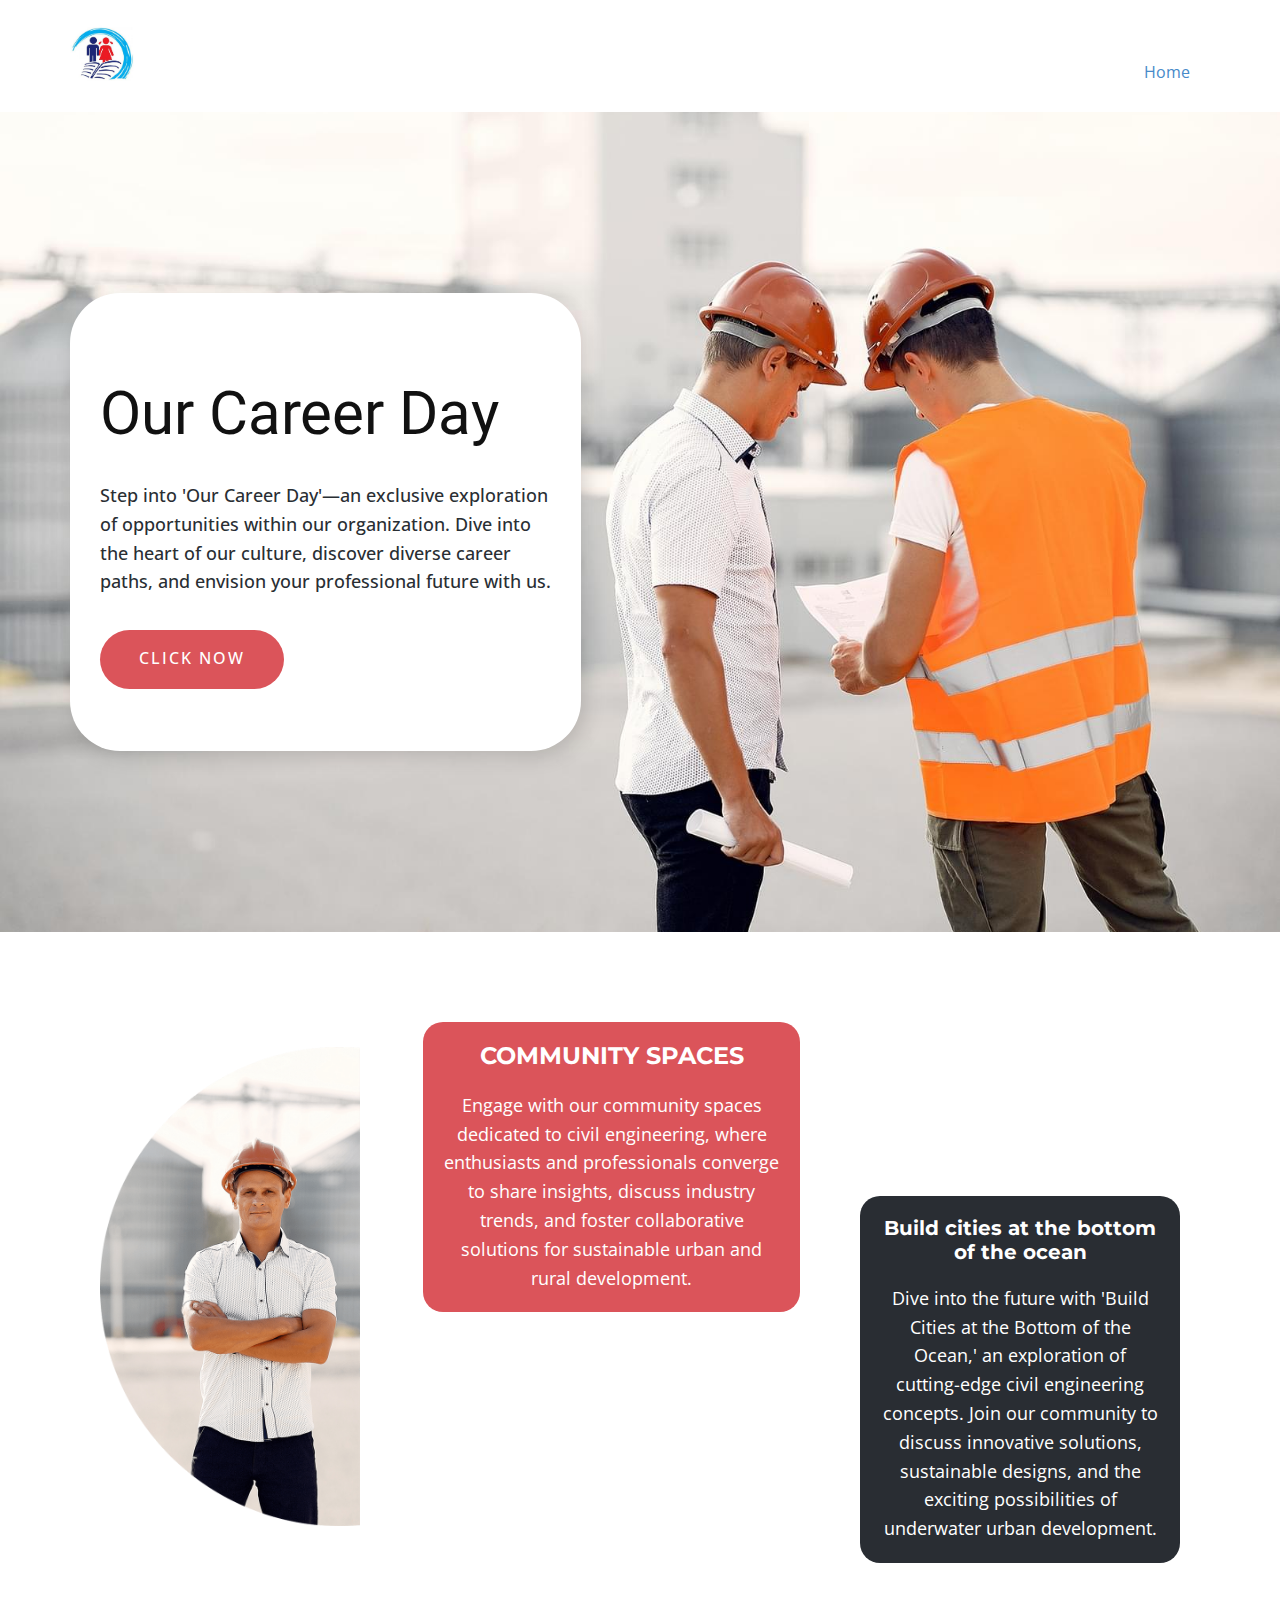
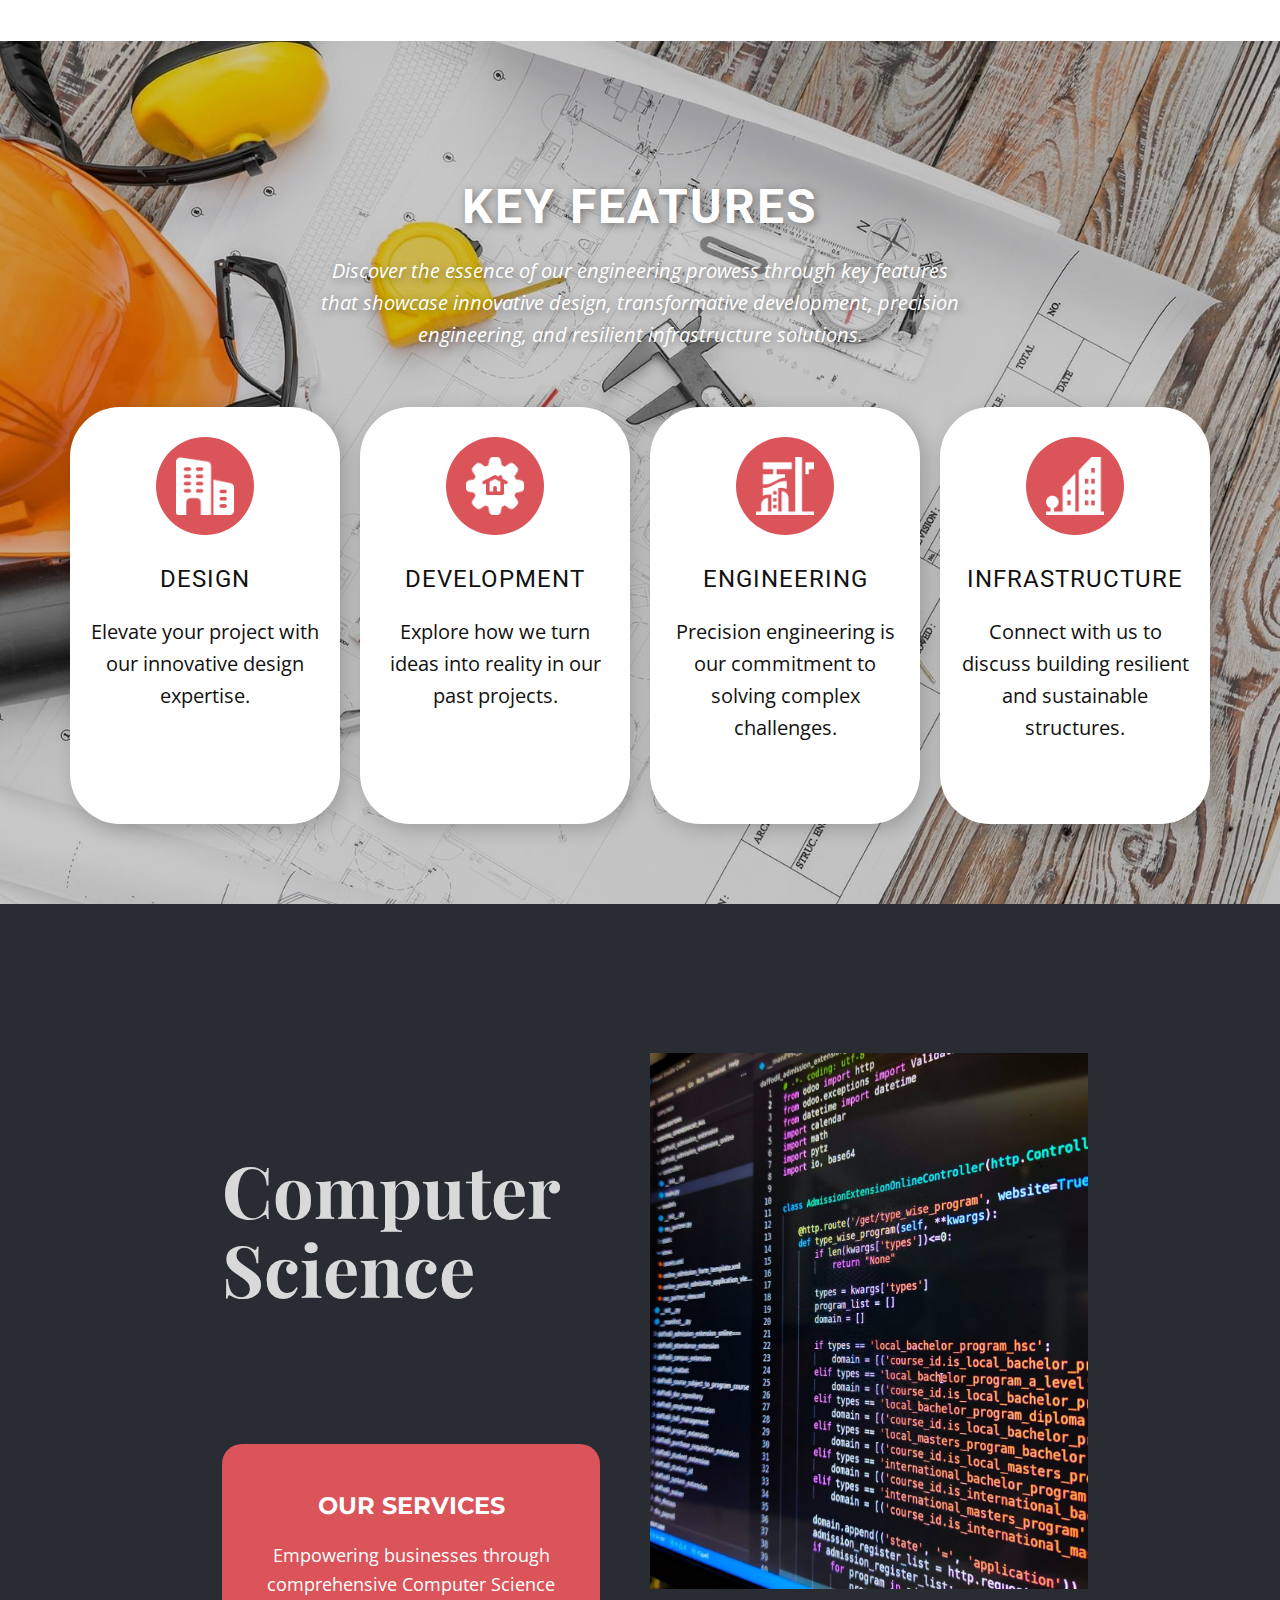
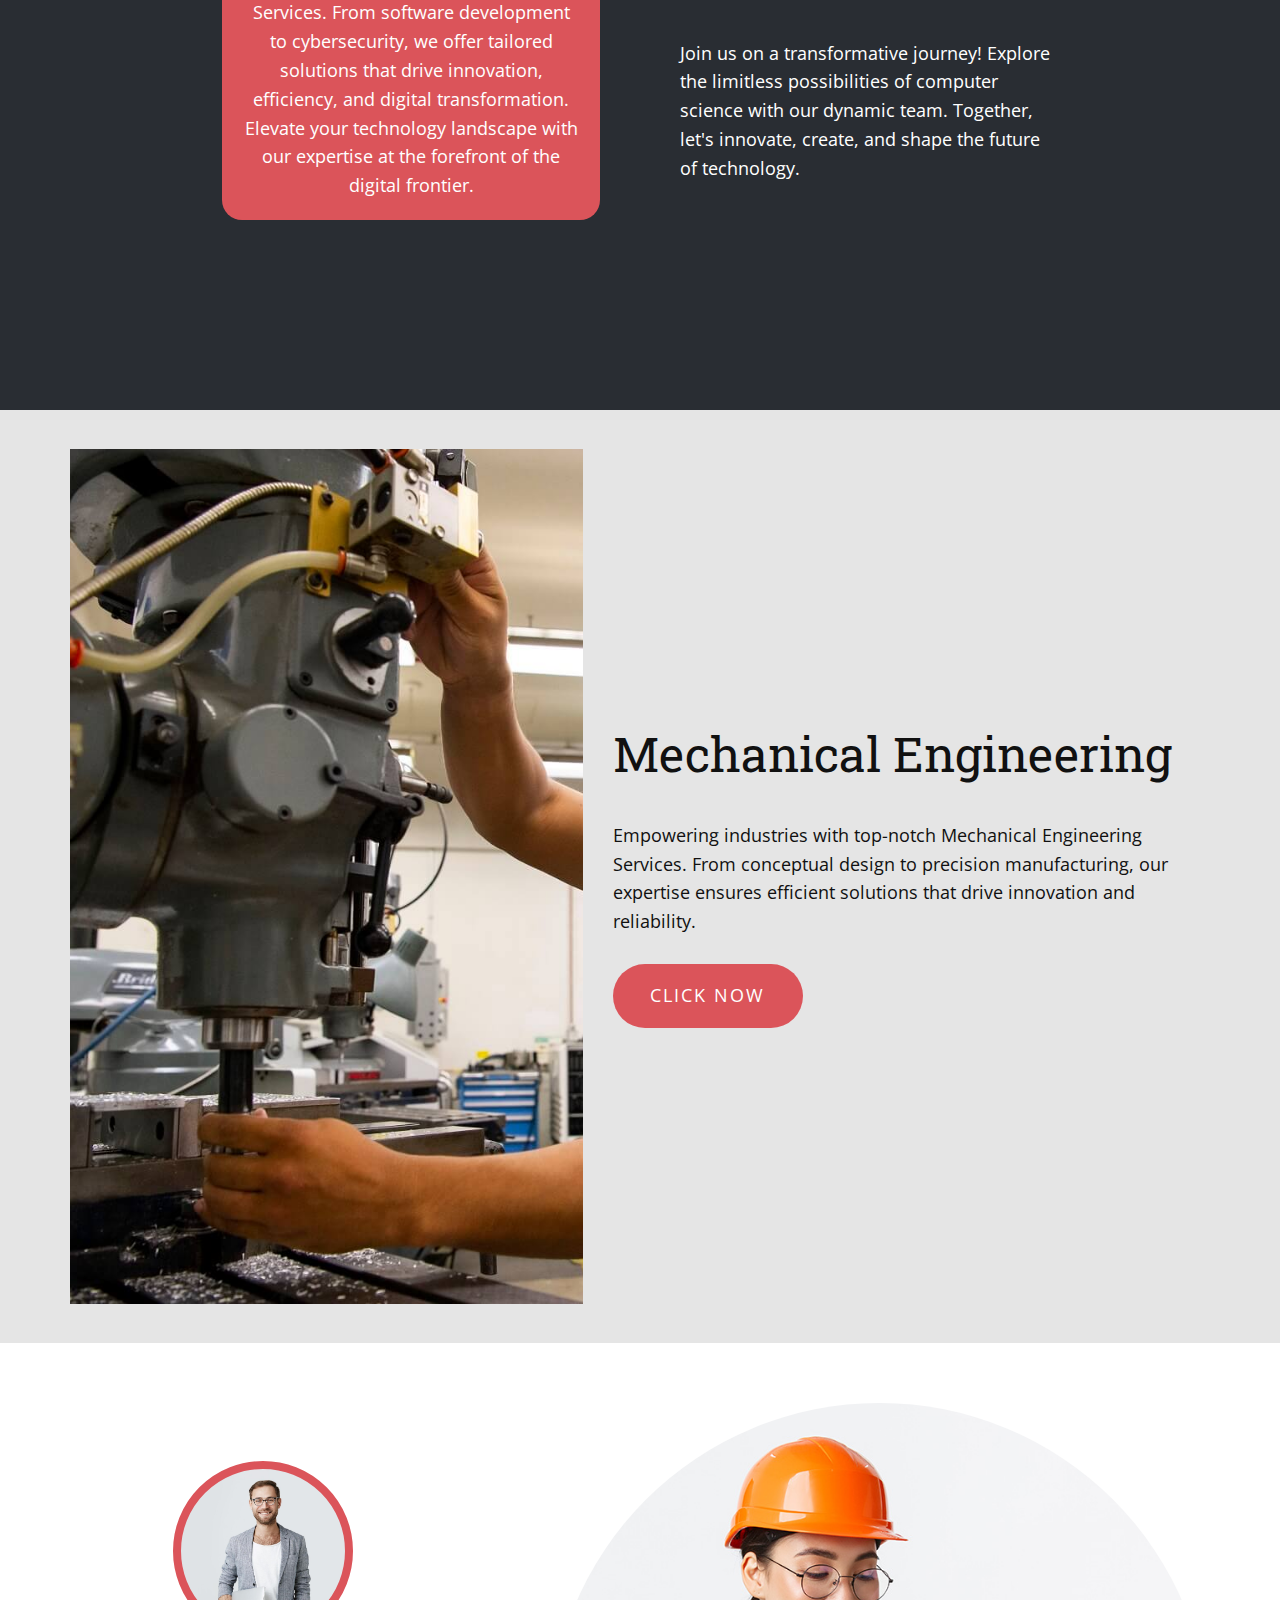
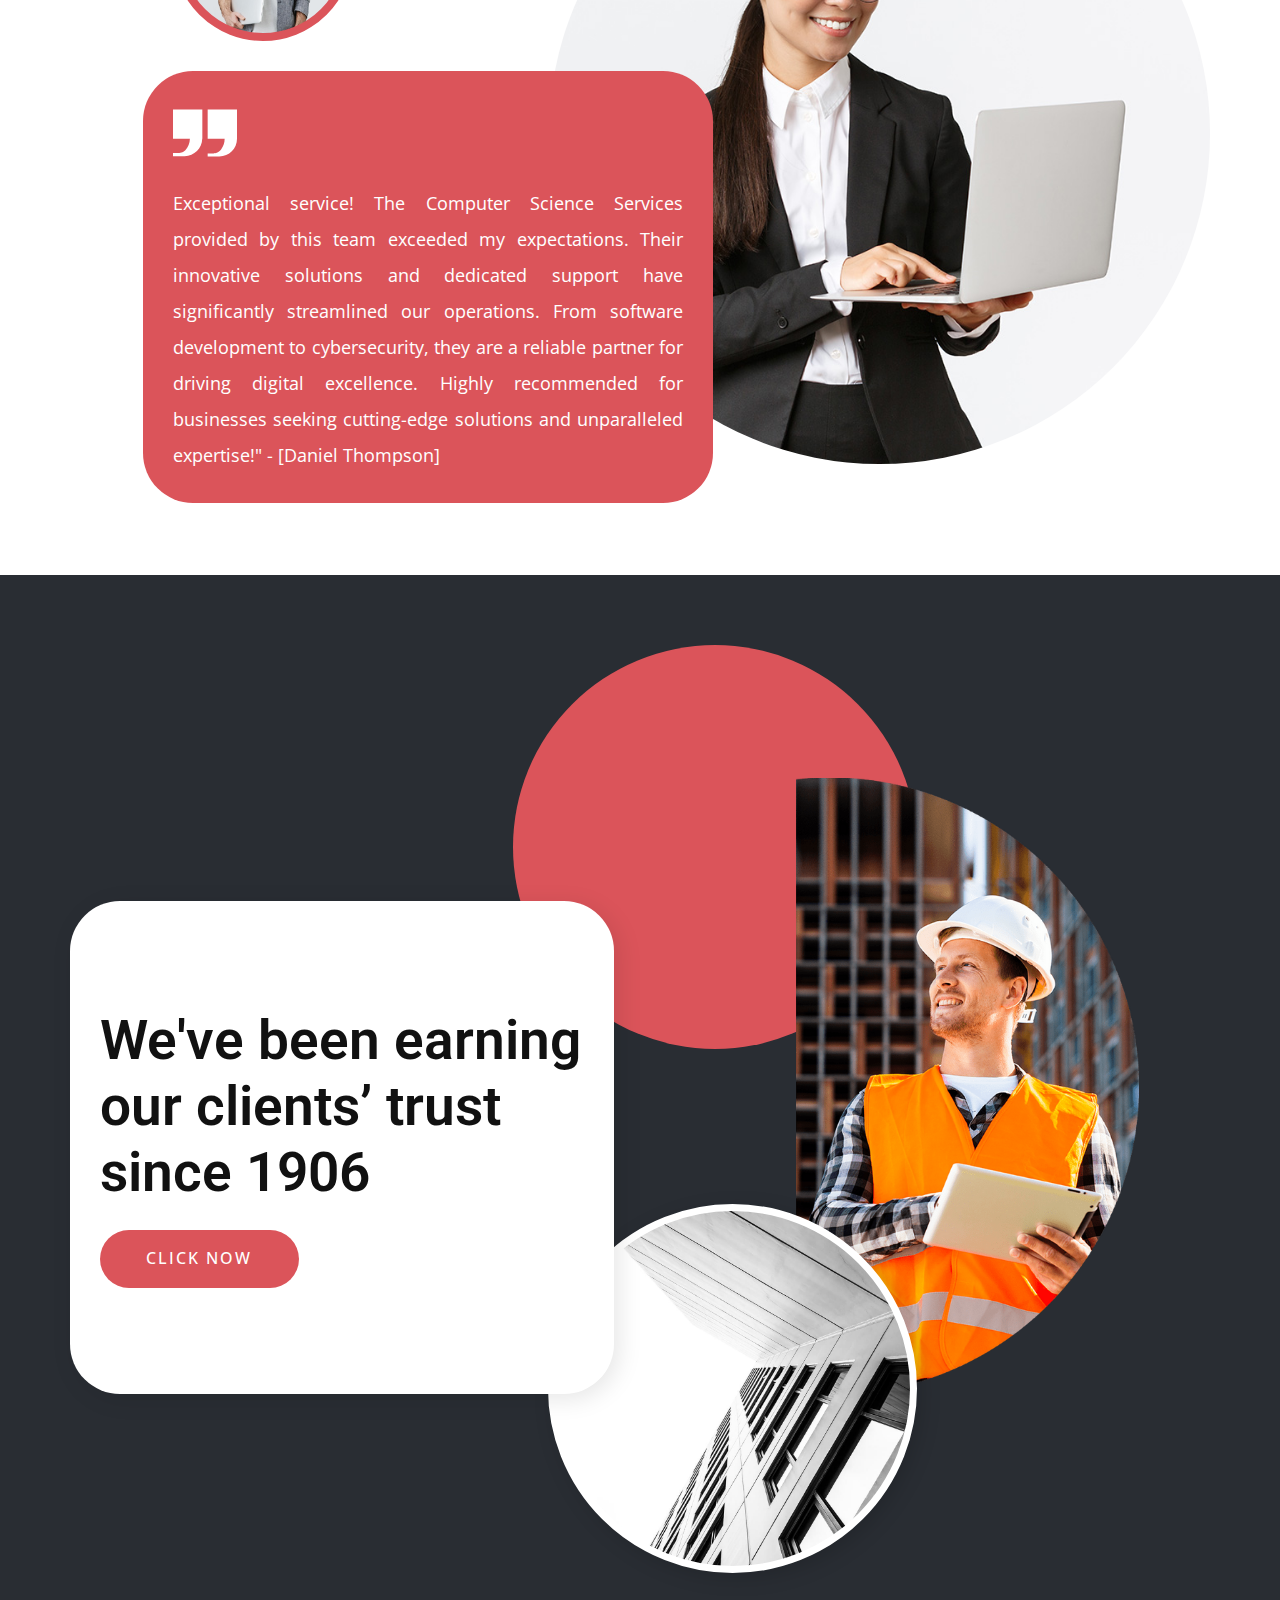
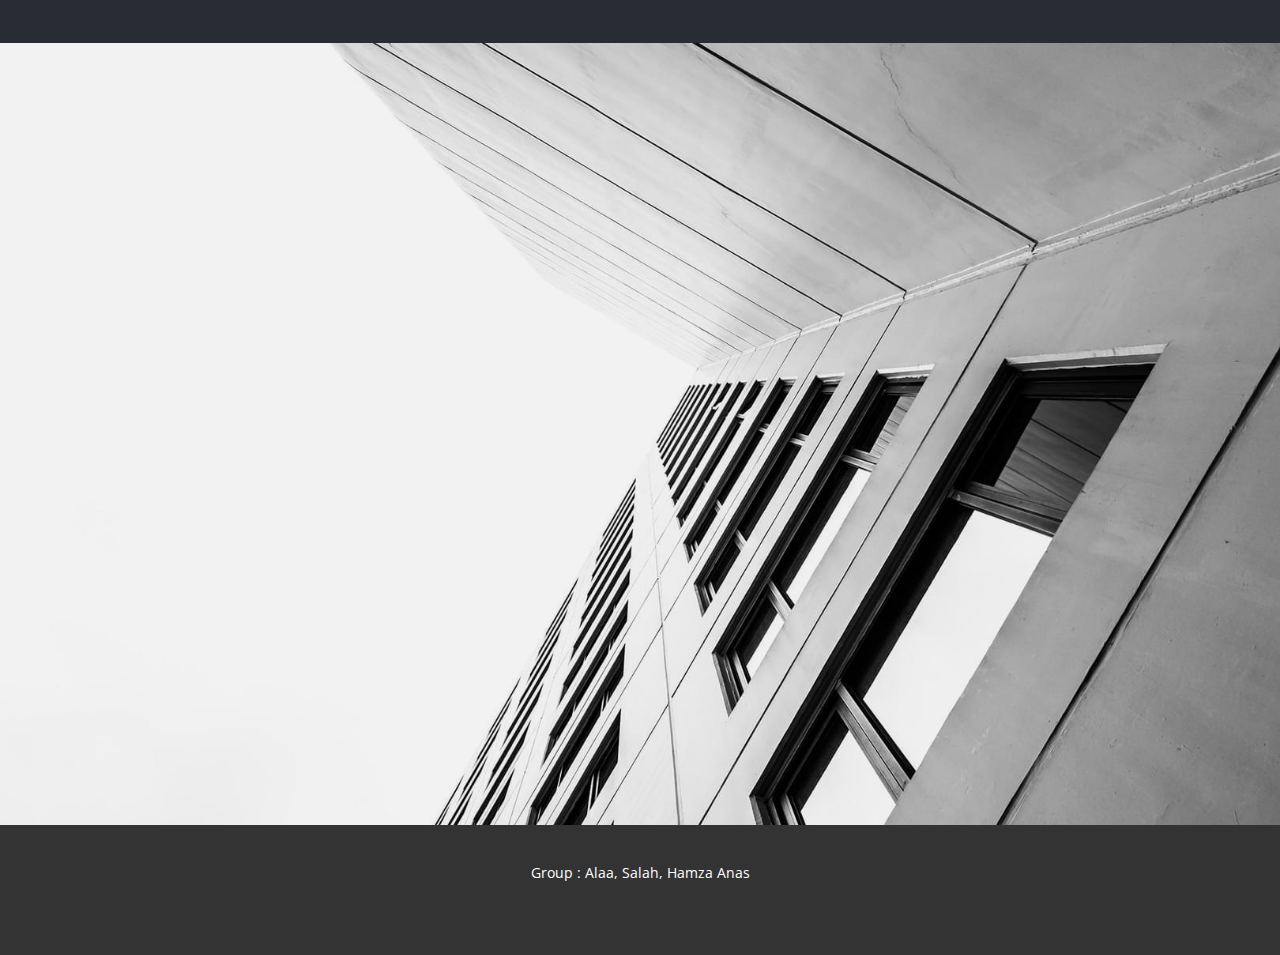
<file: Home.html>
<!DOCTYPE html>
<html style="font-size: 16px;" lang="en"><head>
    <meta name="viewport" content="width=device-width, initial-scale=1.0">
    <meta charset="utf-8">
    <meta name="keywords" content="">
    <meta name="description" content="">
    <title>Home</title>
    <link rel="stylesheet" href="nicepage.css" media="screen">
<link rel="stylesheet" href="Home.css" media="screen">
    <script class="u-script" type="text/javascript" src="jquery.js" defer=""></script>
    <script class="u-script" type="text/javascript" src="nicepage.js" defer=""></script>
    <meta name="generator" content="Nicepage 6.3.1, nicepage.com">
    <meta name="referrer" content="origin">
    <link id="u-theme-google-font" rel="stylesheet" href="https://fonts.googleapis.com/css?family=Roboto:100,100i,300,300i,400,400i,500,500i,700,700i,900,900i|Open+Sans:300,300i,400,400i,500,500i,600,600i,700,700i,800,800i">
    <link id="u-page-google-font" rel="stylesheet" href="https://fonts.googleapis.com/css?family=Montserrat:100,100i,200,200i,300,300i,400,400i,500,500i,600,600i,700,700i,800,800i,900,900i|Playfair+Display:400,400i,500,500i,600,600i,700,700i,800,800i,900,900i|Roboto+Slab:100,200,300,400,500,600,700,800,900">
    
    
    
    
    
    
    
    
    
    
    <script type="application/ld+json">{
		"@context": "http://schema.org",
		"@type": "Organization",
		"name": "Site2",
		"logo": "images/taryam-american-private-school-sharjah-uae.jpg"
}</script>
    <meta name="theme-color" content="#478ac9">
    <meta property="og:title" content="Home">
    <meta property="og:description" content="">
    <meta property="og:type" content="website">
  <meta data-intl-tel-input-cdn-path="intlTelInput/"></head>
  <body data-path-to-root="./" data-include-products="false" class="u-body u-xl-mode" data-lang="en"><header class="u-clearfix u-header u-header" id="sec-d94d"><div class="u-clearfix u-sheet u-sheet-1">
        <a href="https://tapschool.ae/" class="u-image u-logo u-image-1" data-image-width="350" data-image-height="350" title="Home">
          <img src="images/taryam-american-private-school-sharjah-uae.jpg" class="u-logo-image u-logo-image-1">
        </a>
        <nav class="u-menu u-menu-one-level u-offcanvas u-menu-1">
          <div class="menu-collapse" style="font-size: 1rem; letter-spacing: 0px;">
            <a class="u-button-style u-custom-left-right-menu-spacing u-custom-padding-bottom u-custom-top-bottom-menu-spacing u-nav-link u-text-active-palette-1-base u-text-hover-palette-2-base" href="#">
              <svg class="u-svg-link" viewBox="0 0 24 24"><use xmlns:xlink="http://www.w3.org/1999/xlink" xlink:href="#menu-hamburger"></use></svg>
              <svg class="u-svg-content" version="1.1" id="menu-hamburger" viewBox="0 0 16 16" x="0px" y="0px" xmlns:xlink="http://www.w3.org/1999/xlink" xmlns="http://www.w3.org/2000/svg"><g><rect y="1" width="16" height="2"></rect><rect y="7" width="16" height="2"></rect><rect y="13" width="16" height="2"></rect>
</g></svg>
            </a>
          </div>
          <div class="u-custom-menu u-nav-container">
            <ul class="u-nav u-unstyled u-nav-1"><li class="u-nav-item"><a class="u-button-style u-nav-link u-text-active-palette-1-base u-text-hover-palette-2-base" href="Home.html" style="padding: 10px 20px;">Home</a>
</li></ul>
          </div>
          <div class="u-custom-menu u-nav-container-collapse">
            <div class="u-black u-container-style u-inner-container-layout u-opacity u-opacity-95 u-sidenav">
              <div class="u-inner-container-layout u-sidenav-overflow">
                <div class="u-menu-close"></div>
                <ul class="u-align-center u-nav u-popupmenu-items u-unstyled u-nav-2"><li class="u-nav-item"><a class="u-button-style u-nav-link" href="Home.html">Home</a>
</li></ul>
              </div>
            </div>
            <div class="u-black u-menu-overlay u-opacity u-opacity-70"></div>
          </div>
        </nav>
      </div></header>
    <section class="u-clearfix u-image u-section-1" id="carousel_a3a1" data-image-width="1620" data-image-height="1080">
      <div class="u-clearfix u-sheet u-valign-middle-md u-sheet-1">
        <div class="u-container-style u-expanded-width-xs u-group u-radius-50 u-shape-round u-white u-group-1">
          <div class="u-container-layout u-container-layout-1">
            <h1 class="u-align-left u-text u-text-1"> Our Career Day</h1>
            <p class="u-text u-text-palette-1-dark-3 u-text-2"> Step into 'Our Career Day'—an exclusive exploration of opportunities within our organization. Dive into the heart of our culture, discover diverse career paths, and envision your professional future with us.</p>
            <a href="https://www.explorelearning.com/resources/insights/3-reasons-why-you-should-host-a-career-day-at-your-school" class="u-active-black u-border-none u-btn u-btn-round u-button-style u-hover-black u-palette-2-base u-radius-50 u-btn-1">Click now</a>
          </div>
        </div>
      </div>
    </section>
    <section class="u-clearfix u-section-2" id="carousel_cbf0">
      <div class="u-clearfix u-sheet u-valign-middle u-sheet-1">
        <div class="data-layout-selected u-clearfix u-expanded-width u-layout-custom-sm u-layout-custom-xs u-layout-wrap u-layout-wrap-1">
          <div class="u-layout">
            <div class="u-layout-row">
              <div class="u-container-style u-layout-cell u-radius-20 u-size-17-xl u-size-21-lg u-size-27-md u-size-30-sm u-size-60-xs u-layout-cell-1">
                <div class="u-container-layout u-valign-top u-container-layout-1">
                  <img class="u-image u-image-contain u-image-1" src="images/vbvb-min.png" data-image-width="586" data-image-height="1080">
                </div>
              </div>
              <div class="u-align-left u-container-style u-layout-cell u-shape-rectangle u-size-19-lg u-size-23-xl u-size-30-sm u-size-33-md u-size-60-xs u-layout-cell-2">
                <div class="u-container-layout u-container-layout-2">
                  <div class="u-align-center u-container-style u-expanded-width u-group u-palette-2-base u-radius-20 u-shape-round u-group-1">
                    <div class="u-container-layout u-valign-middle u-container-layout-3">
                      <h5 class="u-custom-font u-font-montserrat u-text u-text-1">Community Spaces </h5>
                      <p class="u-text u-text-2"> Engage with our community spaces dedicated to civil engineering, where enthusiasts and professionals converge to share insights, discuss industry trends, and foster collaborative solutions for sustainable urban and rural development.</p>
                    </div>
                  </div>
                </div>
              </div>
              <div class="u-container-style u-layout-cell u-size-20-lg u-size-20-xl u-size-60-md u-size-60-sm u-size-60-xs u-layout-cell-3">
                <div class="u-container-layout u-valign-bottom u-container-layout-4">
                  <div class="u-align-center u-container-style u-expanded-width u-group u-palette-5-dark-3 u-radius-20 u-shape-round u-group-2">
                    <div class="u-container-layout u-valign-middle u-container-layout-5">
                      <h5 class="u-custom-font u-font-montserrat u-text u-text-3"> Build cities at the bottom of the ocean</h5>
                      <p class="u-text u-text-4"> Dive into the future with 'Build Cities at the Bottom of the Ocean,' an exploration of cutting-edge civil engineering concepts. Join our community to discuss innovative solutions, sustainable designs, and the exciting possibilities of underwater urban development.</p>
                    </div>
                  </div>
                </div>
              </div>
            </div>
          </div>
        </div>
      </div>
    </section>
    <section class="u-align-center u-clearfix u-image u-shading u-section-3" id="carousel_e253" data-image-width="1619" data-image-height="1080">
      <div class="u-clearfix u-sheet u-valign-middle-lg u-valign-middle-md u-valign-middle-sm u-valign-middle-xl u-sheet-1">
        <h2 class="u-text u-text-default u-text-1">Key Features</h2>
        <p class="u-text u-text-2"> Discover the essence of our engineering prowess through key features that showcase innovative design, transformative development, precision engineering, and resilient infrastructure solutions.</p>
        <div class="u-expanded-width u-list u-list-1">
          <div class="u-repeater u-repeater-1">
            <div class="u-align-center u-container-style u-hover-feature u-list-item u-radius-50 u-repeater-item u-shape-round u-white u-list-item-1">
              <div class="u-container-layout u-similar-container u-container-layout-1"><span class="u-file-icon u-hover-feature u-icon u-icon-circle u-palette-2-base u-text-white u-icon-1"><img src="images/2891526-334ad4a3.png" alt=""></span>
                <h4 class="u-hover-feature u-text u-text-3"> design</h4>
                <p class="u-hover-feature u-text u-text-4"> Elevate your project with our innovative design expertise.</p>
              </div>
            </div>
            <div class="u-align-center u-container-style u-hover-feature u-list-item u-radius-50 u-repeater-item u-shape-round u-video-cover u-white u-list-item-2">
              <div class="u-container-layout u-similar-container u-container-layout-2"><span class="u-file-icon u-hover-feature u-icon u-icon-circle u-palette-2-base u-text-white u-icon-2"><img src="images/7743352-e056cee0.png" alt=""></span>
                <h4 class="u-hover-feature u-text u-text-5">Development</h4>
                <p class="u-hover-feature u-text u-text-6"> Explore how we turn ideas into reality in our past projects.</p>
              </div>
            </div>
            <div class="u-align-center u-container-style u-hover-feature u-list-item u-radius-50 u-repeater-item u-shape-round u-video-cover u-white u-list-item-3">
              <div class="u-container-layout u-similar-container u-container-layout-3"><span class="u-file-icon u-hover-feature u-icon u-icon-circle u-palette-2-base u-text-white u-icon-3"><img src="images/5247064-acf80c20.png" alt=""></span>
                <h4 class="u-hover-feature u-text u-text-7"> Engineering</h4>
                <p class="u-hover-feature u-text u-text-8"> Precision engineering is our commitment to solving complex challenges.</p>
              </div>
            </div>
            <div class="u-align-center u-container-style u-hover-feature u-list-item u-radius-50 u-repeater-item u-shape-round u-video-cover u-white u-list-item-4">
              <div class="u-container-layout u-similar-container u-container-layout-4"><span class="u-file-icon u-hover-feature u-icon u-icon-circle u-palette-2-base u-text-white u-icon-4"><img src="images/1026955-ba603fcd.png" alt=""></span>
                <h4 class="u-hover-feature u-text u-text-9"> Infrastructure</h4>
                <p class="u-hover-feature u-text u-text-10"> Connect with us to discuss building resilient and sustainable structures.</p>
              </div>
            </div>
          </div>
        </div>
      </div>
      
      
      
      
      
      
      
      
      
      
      
      
      
      
      
      
      
      
      
    </section>
    <section class="u-align-center u-clearfix u-palette-5-dark-3 u-section-4" id="carousel_04c9">
      <div class="u-clearfix u-sheet u-sheet-1">
        <div class="data-layout-selected u-clearfix u-gutter-20 u-layout-wrap u-layout-wrap-1">
          <div class="u-layout">
            <div class="u-layout-row">
              <div class="u-size-30 u-size-60-md">
                <div class="u-layout-col">
                  <div class="u-align-left u-container-style u-layout-cell u-size-20 u-layout-cell-1">
                    <div class="u-container-layout u-container-layout-1">
                      <h1 class="u-custom-font u-font-playfair-display u-text u-text-grey-15 u-text-1">Computer Science </h1>
                    </div>
                  </div>
                  <div class="u-container-style u-layout-cell u-shape-rectangle u-size-40 u-layout-cell-2">
                    <div class="u-container-layout u-valign-middle u-container-layout-2">
                      <div class="u-align-center u-container-style u-expanded-width u-group u-palette-2-base u-radius-20 u-shape-round u-group-1">
                        <div class="u-container-layout u-container-layout-3">
                          <h5 class="u-custom-font u-font-montserrat u-text u-text-2">oUR sERVICES </h5>
                          <p class="u-text u-text-3"> Empowering businesses through comprehensive Computer Science Services. From software development to cybersecurity, we offer tailored solutions that drive innovation, efficiency, and digital transformation. Elevate your technology landscape with our expertise at the forefront of the digital frontier.</p>
                        </div>
                      </div>
                    </div>
                  </div>
                </div>
              </div>
              <div class="u-size-30 u-size-60-md">
                <div class="u-layout-col">
                  <div class="u-size-40">
                    <div class="u-layout-row">
                      <div class="u-align-left u-container-style u-image u-layout-cell u-size-60 u-image-1" data-image-width="2000" data-image-height="1497">
                        <div class="u-container-layout u-container-layout-4"></div>
                      </div>
                    </div>
                  </div>
                  <div class="u-size-20">
                    <div class="u-layout-row">
                      <div class="u-container-style u-layout-cell u-size-60 u-layout-cell-4">
                        <div class="u-container-layout u-valign-top u-container-layout-5">
                          <p class="u-text u-text-default u-text-4"> Join us on a transformative journey! Explore the limitless possibilities of computer science with our dynamic team. Together, let's innovate, create, and shape the future of technology.</p>
                        </div>
                      </div>
                    </div>
                  </div>
                </div>
              </div>
            </div>
          </div>
        </div>
      </div>
    </section>
    <section class="u-align-center u-clearfix u-grey-10 u-section-5" id="carousel_2cbe">
      <div class="u-clearfix u-sheet u-valign-middle u-sheet-1">
        <div class="data-layout-selected u-clearfix u-expanded-width u-layout-wrap u-layout-wrap-1">
          <div class="u-layout">
            <div class="u-layout-row">
              <div class="u-align-left u-container-style u-image u-layout-cell u-shape-rectangle u-size-26-lg u-size-27-xl u-size-60-md u-size-60-sm u-size-60-xs u-image-1" data-image-width="1536" data-image-height="1022">
                <div class="u-container-layout u-container-layout-1"></div>
              </div>
              <div class="u-align-left u-container-style u-layout-cell u-size-33-xl u-size-34-lg u-size-60-md u-size-60-sm u-size-60-xs u-layout-cell-2">
                <div class="u-container-layout u-container-layout-2">
                  <h2 class="u-custom-font u-font-roboto-slab u-text u-text-1"> Mechanical Engineering</h2>
                  <p class="u-text u-text-default u-text-2"> Empowering industries with top-notch Mechanical Engineering Services. From conceptual design to precision manufacturing, our expertise ensures efficient solutions that drive innovation and reliability.</p>
                  <a href="https://uk.indeed.com/career-advice/finding-a-job/robotics-for-mechanical-engineers" class="u-active-palette-2-light-1 u-align-left u-border-none u-btn u-btn-round u-button-style u-hover-palette-2-light-1 u-palette-2-base u-radius-50 u-text-active-white u-text-body-alt-color u-text-hover-white u-btn-1">click now</a>
                </div>
              </div>
            </div>
          </div>
        </div>
      </div>
    </section>
    <section class="u-align-center u-clearfix u-white u-section-6" id="carousel_b7c2">
      <div class="u-clearfix u-sheet u-valign-middle u-sheet-1">
        <div class="u-image u-image-circle u-image-contain u-preserve-proportions u-image-1" data-image-width="800" data-image-height="800"></div>
        <div class="data-layout-selected u-clearfix u-layout-wrap u-layout-wrap-1">
          <div class="u-gutter-0 u-layout">
            <div class="u-layout-col">
              <div class="u-align-left u-container-style u-layout-cell u-size-30 u-layout-cell-1">
                <div class="u-container-layout u-valign-top u-container-layout-1">
                  <div class="u-border-8 u-border-palette-2-base u-image u-image-circle u-image-2" alt="" data-image-width="1139" data-image-height="1080"></div>
                </div>
              </div>
              <div class="u-align-justify u-container-style u-layout-cell u-palette-2-base u-radius-50 u-shape-round u-size-30 u-layout-cell-2">
                <div class="u-container-layout u-valign-top-lg u-valign-top-md u-valign-top-sm u-valign-top-xl u-container-layout-2"><span class="u-icon u-icon-circle u-text-white u-icon-1"><svg class="u-svg-link" preserveAspectRatio="xMidYMin slice" viewBox="0 0 48 48" style=""><use xmlns:xlink="http://www.w3.org/1999/xlink" xlink:href="#svg-9169"></use></svg><svg class="u-svg-content" viewBox="0 0 48 48" id="svg-9169"><g><path d="M0,28.375h12.67c-0.062,3.31-1.338,6.313-3.403,8.6c-0.945,0.892-1.982,1.408-2.879,1.706   c-1.1,0.328-2.26,0.396-2.883,0.408H0v2.286h8.75v-0.003c7.205-0.032,13.043-5.816,13.177-12.997H22v-22H0V28.375z" fill="currentColor"></path><path d="M26,6.375v22h12.74c0,2.991-1,5.742-2.674,7.956c-0.839,1.089-1.828,1.792-2.761,2.233   c-0.008,0.004-0.016,0.008-0.023,0.012c-0.139,0.065-0.274,0.122-0.409,0.176c-1.514,0.557-3.915,0.587-3.915,0.587H26v2.286h8.75   c7.317,0,13.25-5.933,13.25-13.25v-22H26z" fill="currentColor"></path>
</g></svg></span>
                  <p class="u-text u-text-1"> Exceptional service! The Computer Science Services provided by this team exceeded my expectations. Their innovative solutions and dedicated support have significantly streamlined our operations. From software development to cybersecurity, they are a reliable partner for driving digital excellence. Highly recommended for businesses seeking cutting-edge solutions and unparalleled expertise!" - [Daniel Thompson]</p>
                </div>
              </div>
            </div>
          </div>
        </div>
      </div>
    </section>
    <section class="u-clearfix u-palette-5-dark-3 u-section-7" id="carousel_50e0">
      <div class="u-clearfix u-sheet u-valign-middle-sm u-valign-middle-xs u-sheet-1">
        <div class="u-palette-2-base u-preserve-proportions u-shape u-shape-circle u-shape-1"></div>
        <img alt="" class="u-align-left u-image u-image-contain u-image-default u-image-1" data-image-width="480" data-image-height="864" src="images/vvvvvvvvvvvv-min.png">
        <div alt="" class="u-align-left u-border-7 u-border-white u-image u-image-circle u-preserve-proportions u-image-2" data-image-width="1620" data-image-height="1080"></div>
        <div class="u-align-left u-container-style u-expanded-width-xs u-group u-radius-50 u-shape-round u-white u-group-1">
          <div class="u-container-layout u-valign-middle u-container-layout-1">
            <h2 class="u-text u-text-1"> We've been earning our clients’ trust since 1906<br>
            </h2>
            <a href="https://thehub21.com/blog/32/history-of-engineering" class="u-active-black u-btn u-btn-round u-button-style u-hover-black u-palette-2-base u-radius-50 u-btn-1">click now</a>
          </div>
        </div>
      </div>
    </section>
    <section class="u-clearfix u-image u-shading u-section-8" id="carousel_afd9" data-image-width="1620" data-image-height="1080">
      <div class="u-clearfix u-sheet u-sheet-1">
        <div class="data-layout-selected u-clearfix u-gutter-0 u-layout-wrap u-layout-wrap-1">
          <div class="u-layout">
            <div class="u-layout-row">
              <div class="u-align-center u-bottom-left-radius-20 u-container-style u-layout-cell u-right-cell u-shape-round u-size-33 u-top-left-radius-20 u-white u-layout-cell-1" data-animation-name="customAnimationIn" data-animation-duration="1500">
                <div class="u-container-layout u-valign-top u-container-layout-1">
                  <h6 class="u-text u-text-default u-text-palette-2-base u-text-1">Contact Us</h6>
                  <div class="u-expanded-width u-form u-form-1">
                    <form action="https://forms.nicepagesrv.com/v2/form/process" class="u-clearfix u-form-spacing-15 u-form-vertical u-inner-form" style="padding: 0;" source="email" name="form">
                      <div class="u-form-group u-form-name">
                        <label for="name-daf4" class="u-label">Name</label>
                        <input type="text" placeholder="Enter your Name" id="name-daf4" name="name" class="u-border-2 u-border-no-left u-border-no-right u-border-no-top u-border-palette-2-base u-input u-input-rectangle" required="" wfd-id="id75">
                      </div>
                      <div class="u-form-email u-form-group">
                        <label for="email-daf4" class="u-label">Email</label>
                        <input type="email" placeholder="Enter a valid email address" id="email-daf4" name="email" class="u-border-2 u-border-no-left u-border-no-right u-border-no-top u-border-palette-2-base u-input u-input-rectangle" required="" wfd-id="id76">
                      </div>
                      <div class="u-form-group u-form-message">
                        <label for="message-daf4" class="u-label">Message</label>
                        <textarea placeholder="" rows="4" cols="50" id="message-daf4" name="message" class="u-border-2 u-border-no-left u-border-no-right u-border-no-top u-border-palette-2-base u-input u-input-rectangle" required=""></textarea>
                      </div>
                      <div class="u-align-left u-form-group u-form-submit">
                        <a href="#" class="u-active-palette-2-light-2 u-border-none u-btn u-btn-round u-btn-submit u-button-style u-hover-palette-2-light-2 u-palette-2-base u-radius-12 u-btn-1">Submit</a>
                        <input type="submit" value="submit" class="u-form-control-hidden" wfd-id="id78">
                      </div>
                      <div class="u-form-send-message u-form-send-success"> Thank you! Your message has been sent. </div>
                      <div class="u-form-send-error u-form-send-message"> Unable to send your message. Please fix errors then try again. </div>
                      <input type="hidden" value="" name="recaptchaResponse" wfd-id="id79">
                      <input type="hidden" name="formServices" value="7ac4ff67-f0d5-332f-7846-3e250031a108">
                    </form>
                  </div>
                </div>
              </div>
              <div class="u-align-center u-bottom-right-radius-20 u-container-style u-layout-cell u-palette-2-base u-shape-round u-size-27 u-top-right-radius-20 u-layout-cell-2" data-animation-name="customAnimationIn" data-animation-duration="1500">
                <div class="u-container-layout u-container-layout-2">
                  <h6 class="u-text u-text-default u-text-2">call us</h6>
                  <p class="u-text u-text-3">06 521 6000 </p>
                  <h6 class="u-text u-text-default u-text-4">location</h6>
                  <p class="u-text u-text-5">Taryam American Private School</p>
                  <h6 class="u-text u-text-6">Our services</h6>
                  <p class="u-text u-text-7">
                    <a class="u-active-none u-border-none u-btn u-button-link u-button-style u-hover-none u-none u-text-palette-1-base u-btn-2" data-href="https://nicepage.com" href="https://www.twi-global.com/technical-knowledge/faqs/what-is-civil-engineering">Civil Engineering<br>
                    </a>
                  </p>
                  <p class="u-text u-text-8">
                    <a class="u-active-none u-border-none u-btn u-button-link u-button-style u-hover-none u-none u-text-palette-1-base u-btn-3" data-href="https://nicepage.com" href="https://www.twi-global.com/technical-knowledge/faqs/what-is-a-mechanical-engineer">Mechanical Engineering<br>
                    </a>
                  </p>
                  <p class="u-text u-text-9">
                    <a class="u-active-none u-border-none u-btn u-button-link u-button-style u-hover-none u-none u-text-palette-1-base u-btn-4" data-href="https://nicepage.com" href="https://www.twi-global.com/technical-knowledge/faqs/what-is-electrical-engineering">Electrical Engineering<br>
                    </a>
                  </p>
                </div>
              </div>
            </div>
          </div>
        </div>
      </div>
    </section>
    
    
    
    <footer class="u-align-center u-clearfix u-footer u-grey-80 u-footer" id="sec-6ade"><div class="u-clearfix u-sheet u-sheet-1">
        <p class="u-small-text u-text u-text-variant u-text-1">Group : Alaa, Salah, Hamza Anas</p>
      </div></footer>
  
</body></html>
</file>
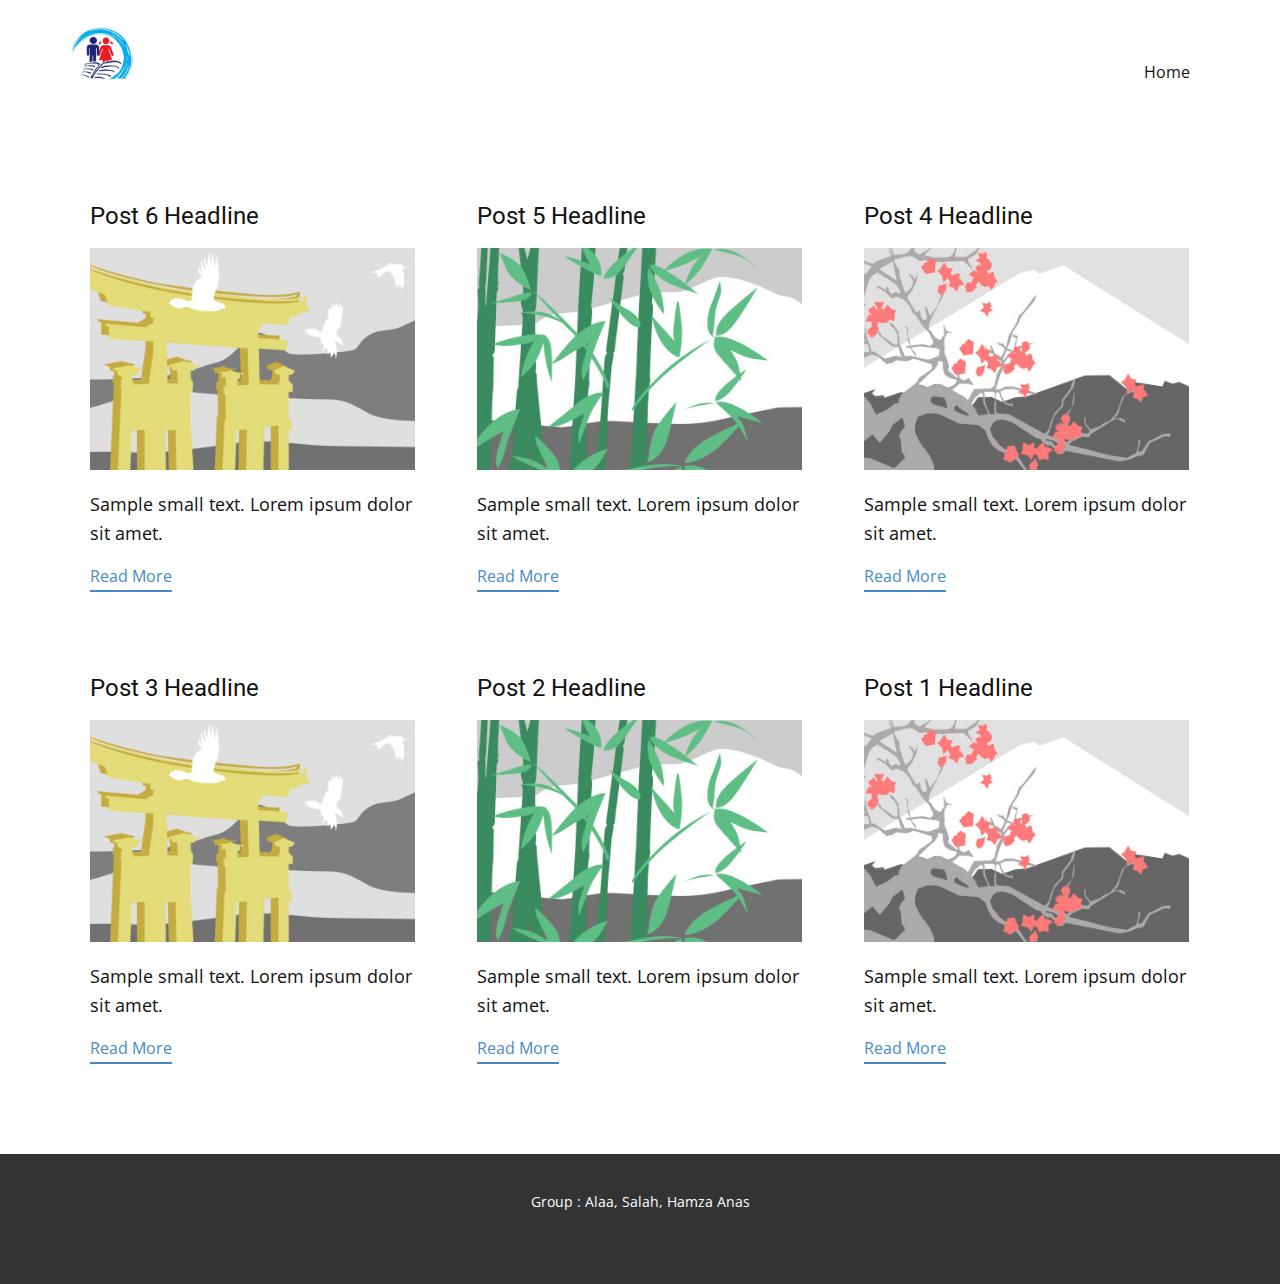
<file: blog/blog.html>
<!DOCTYPE html>
<html style="font-size: 16px;" lang="en"><head>
    <meta name="viewport" content="width=device-width, initial-scale=1.0">
    <meta charset="utf-8">
    <meta name="keywords" content="">
    <meta name="description" content="">
    <title>Blog</title>
    <link rel="stylesheet" href="../nicepage.css" media="screen">
<link rel="stylesheet" href="../Blog-Template.css" media="screen">
    <script class="u-script" type="text/javascript" src="../jquery.js" defer=""></script>
    <script class="u-script" type="text/javascript" src="../nicepage.js" defer=""></script>
    <meta name="generator" content="Nicepage 6.3.1, nicepage.com">
    <link id="u-theme-google-font" rel="stylesheet" href="https://fonts.googleapis.com/css?family=Roboto:100,100i,300,300i,400,400i,500,500i,700,700i,900,900i|Open+Sans:300,300i,400,400i,500,500i,600,600i,700,700i,800,800i">
    
    
    
    <script type="application/ld+json">{
		"@context": "http://schema.org",
		"@type": "Organization",
		"name": "Site2",
		"logo": "images/taryam-american-private-school-sharjah-uae.jpg"
}</script>
    <meta name="theme-color" content="#478ac9">
  <meta data-intl-tel-input-cdn-path="intlTelInput/"></head>
  <body data-path-to-root="./" data-include-products="false" class="u-body u-xl-mode" data-lang="en"><header class="u-clearfix u-header u-header" id="sec-d94d"><div class="u-clearfix u-sheet u-sheet-1">
        <a href="https://tapschool.ae/" class="u-image u-logo u-image-1" data-image-width="350" data-image-height="350" title="Home">
          <img src="../images/taryam-american-private-school-sharjah-uae.jpg" class="u-logo-image u-logo-image-1">
        </a>
        <nav class="u-menu u-menu-one-level u-offcanvas u-menu-1">
          <div class="menu-collapse" style="font-size: 1rem; letter-spacing: 0px;">
            <a class="u-button-style u-custom-left-right-menu-spacing u-custom-padding-bottom u-custom-top-bottom-menu-spacing u-nav-link u-text-active-palette-1-base u-text-hover-palette-2-base" href="#">
              <svg class="u-svg-link" viewBox="0 0 24 24"><use xmlns:xlink="http://www.w3.org/1999/xlink" xlink:href="#menu-hamburger"></use></svg>
              <svg class="u-svg-content" version="1.1" id="menu-hamburger" viewBox="0 0 16 16" x="0px" y="0px" xmlns:xlink="http://www.w3.org/1999/xlink" xmlns="http://www.w3.org/2000/svg"><g><rect y="1" width="16" height="2"></rect><rect y="7" width="16" height="2"></rect><rect y="13" width="16" height="2"></rect>
</g></svg>
            </a>
          </div>
          <div class="u-custom-menu u-nav-container">
            <ul class="u-nav u-unstyled u-nav-1"><li class="u-nav-item"><a class="u-button-style u-nav-link u-text-active-palette-1-base u-text-hover-palette-2-base" href="../Home.html" style="padding: 10px 20px;">Home</a>
</li></ul>
          </div>
          <div class="u-custom-menu u-nav-container-collapse">
            <div class="u-black u-container-style u-inner-container-layout u-opacity u-opacity-95 u-sidenav">
              <div class="u-inner-container-layout u-sidenav-overflow">
                <div class="u-menu-close"></div>
                <ul class="u-align-center u-nav u-popupmenu-items u-unstyled u-nav-2"><li class="u-nav-item"><a class="u-button-style u-nav-link" href="../Home.html">Home</a>
</li></ul>
              </div>
            </div>
            <div class="u-black u-menu-overlay u-opacity u-opacity-70"></div>
          </div>
        </nav>
      </div></header>
    <section class="u-clearfix u-section-1" id="sec-e6b9">
      <div class="u-clearfix u-sheet u-valign-middle u-sheet-1"><!--blog--><!--blog_options_json--><!--{"type":"Recent","source":"","tags":"","count":""}--><!--/blog_options_json-->
        <div class="u-blog u-expanded-width u-repeater u-repeater-1"><!--blog_post-->
          <div class="u-blog-post u-container-style u-repeater-item u-white u-repeater-item-1">
            <div class="u-container-layout u-similar-container u-valign-top u-container-layout-1"><!--blog_post_header-->
              <h4 class="u-blog-control u-text u-text-1">
                <a class="u-post-header-link" href="../blog/post-5.html">Post 6 Headline</a>
              </h4><!--/blog_post_header--><!--blog_post_image-->
              <a class="u-post-header-link" href="../blog/post-5.html"><img alt="" class="u-blog-control u-expanded-width u-image u-image-default u-image-1" src="../images/8ad73f3c.jpeg"></a><!--/blog_post_image--><!--blog_post_content-->
              <div class="u-blog-control u-post-content u-text u-text-2 fr-view">Sample small text. Lorem ipsum dolor sit amet.</div><!--/blog_post_content--><!--blog_post_readmore-->
              <a href="../blog/post-5.html" class="u-blog-control u-border-2 u-border-palette-1-base u-btn u-btn-rectangle u-button-style u-none u-btn-1"><!--blog_post_readmore_content--><!--options_json--><!--{"content":"","defaultValue":"Read More"}--><!--/options_json-->Read More<!--/blog_post_readmore_content--></a><!--/blog_post_readmore-->
            </div>
          </div><div class="u-blog-post u-container-style u-repeater-item u-video-cover u-white">
            <div class="u-container-layout u-similar-container u-valign-top u-container-layout-2"><!--blog_post_header-->
              <h4 class="u-blog-control u-text u-text-3">
                <a class="u-post-header-link" href="../blog/post-4.html">Post 5 Headline</a>
              </h4><!--/blog_post_header--><!--blog_post_image-->
              <a class="u-post-header-link" href="../blog/post-4.html"><img alt="" class="u-blog-control u-expanded-width u-image u-image-default u-image-2" src="../images/68f64b9d.jpeg"></a><!--/blog_post_image--><!--blog_post_content-->
              <div class="u-blog-control u-post-content u-text u-text-4 fr-view">Sample small text. Lorem ipsum dolor sit amet.</div><!--/blog_post_content--><!--blog_post_readmore-->
              <a href="../blog/post-4.html" class="u-blog-control u-border-2 u-border-palette-1-base u-btn u-btn-rectangle u-button-style u-none u-btn-2"><!--blog_post_readmore_content--><!--options_json--><!--{"content":"","defaultValue":"Read More"}--><!--/options_json-->Read More<!--/blog_post_readmore_content--></a><!--/blog_post_readmore-->
            </div>
          </div><div class="u-blog-post u-container-style u-repeater-item u-video-cover u-white">
            <div class="u-container-layout u-similar-container u-valign-top u-container-layout-3"><!--blog_post_header-->
              <h4 class="u-blog-control u-text u-text-5">
                <a class="u-post-header-link" href="../blog/post-3.html">Post 4 Headline</a>
              </h4><!--/blog_post_header--><!--blog_post_image-->
              <a class="u-post-header-link" href="../blog/post-3.html"><img alt="" class="u-blog-control u-expanded-width u-image u-image-default u-image-3" src="../images/0fd3416c.jpeg"></a><!--/blog_post_image--><!--blog_post_content-->
              <div class="u-blog-control u-post-content u-text u-text-6 fr-view">Sample small text. Lorem ipsum dolor sit amet.</div><!--/blog_post_content--><!--blog_post_readmore-->
              <a href="../blog/post-3.html" class="u-blog-control u-border-2 u-border-palette-1-base u-btn u-btn-rectangle u-button-style u-none u-btn-3"><!--blog_post_readmore_content--><!--options_json--><!--{"content":"","defaultValue":"Read More"}--><!--/options_json-->Read More<!--/blog_post_readmore_content--></a><!--/blog_post_readmore-->
            </div>
          </div><div class="u-blog-post u-container-style u-repeater-item u-white u-repeater-item-1">
            <div class="u-container-layout u-similar-container u-valign-top u-container-layout-1"><!--blog_post_header-->
              <h4 class="u-blog-control u-text u-text-1">
                <a class="u-post-header-link" href="../blog/post-2.html">Post 3 Headline</a>
              </h4><!--/blog_post_header--><!--blog_post_image-->
              <a class="u-post-header-link" href="../blog/post-2.html"><img alt="" class="u-blog-control u-expanded-width u-image u-image-default u-image-1" src="../images/8ad73f3c.jpeg"></a><!--/blog_post_image--><!--blog_post_content-->
              <div class="u-blog-control u-post-content u-text u-text-2 fr-view">Sample small text. Lorem ipsum dolor sit amet.</div><!--/blog_post_content--><!--blog_post_readmore-->
              <a href="../blog/post-2.html" class="u-blog-control u-border-2 u-border-palette-1-base u-btn u-btn-rectangle u-button-style u-none u-btn-1"><!--blog_post_readmore_content--><!--options_json--><!--{"content":"","defaultValue":"Read More"}--><!--/options_json-->Read More<!--/blog_post_readmore_content--></a><!--/blog_post_readmore-->
            </div>
          </div><div class="u-blog-post u-container-style u-repeater-item u-video-cover u-white">
            <div class="u-container-layout u-similar-container u-valign-top u-container-layout-2"><!--blog_post_header-->
              <h4 class="u-blog-control u-text u-text-3">
                <a class="u-post-header-link" href="../blog/post-1.html">Post 2 Headline</a>
              </h4><!--/blog_post_header--><!--blog_post_image-->
              <a class="u-post-header-link" href="../blog/post-1.html"><img alt="" class="u-blog-control u-expanded-width u-image u-image-default u-image-2" src="../images/68f64b9d.jpeg"></a><!--/blog_post_image--><!--blog_post_content-->
              <div class="u-blog-control u-post-content u-text u-text-4 fr-view">Sample small text. Lorem ipsum dolor sit amet.</div><!--/blog_post_content--><!--blog_post_readmore-->
              <a href="../blog/post-1.html" class="u-blog-control u-border-2 u-border-palette-1-base u-btn u-btn-rectangle u-button-style u-none u-btn-2"><!--blog_post_readmore_content--><!--options_json--><!--{"content":"","defaultValue":"Read More"}--><!--/options_json-->Read More<!--/blog_post_readmore_content--></a><!--/blog_post_readmore-->
            </div>
          </div><div class="u-blog-post u-container-style u-repeater-item u-video-cover u-white">
            <div class="u-container-layout u-similar-container u-valign-top u-container-layout-3"><!--blog_post_header-->
              <h4 class="u-blog-control u-text u-text-5">
                <a class="u-post-header-link" href="../blog/post.html">Post 1 Headline</a>
              </h4><!--/blog_post_header--><!--blog_post_image-->
              <a class="u-post-header-link" href="../blog/post.html"><img alt="" class="u-blog-control u-expanded-width u-image u-image-default u-image-3" src="../images/0fd3416c.jpeg"></a><!--/blog_post_image--><!--blog_post_content-->
              <div class="u-blog-control u-post-content u-text u-text-6 fr-view">Sample small text. Lorem ipsum dolor sit amet.</div><!--/blog_post_content--><!--blog_post_readmore-->
              <a href="../blog/post.html" class="u-blog-control u-border-2 u-border-palette-1-base u-btn u-btn-rectangle u-button-style u-none u-btn-3"><!--blog_post_readmore_content--><!--options_json--><!--{"content":"","defaultValue":"Read More"}--><!--/options_json-->Read More<!--/blog_post_readmore_content--></a><!--/blog_post_readmore-->
            </div>
          </div><!--/blog_post--><!--blog_post-->
          <!--/blog_post--><!--blog_post-->
          <!--/blog_post-->
        </div><!--/blog-->
      </div>
    </section>
    
    
    
    <footer class="u-align-center u-clearfix u-footer u-grey-80 u-footer" id="sec-6ade"><div class="u-clearfix u-sheet u-sheet-1">
        <p class="u-small-text u-text u-text-variant u-text-1">Group : Alaa, Salah, Hamza Anas</p>
      </div></footer>
  
</body></html>
</file>
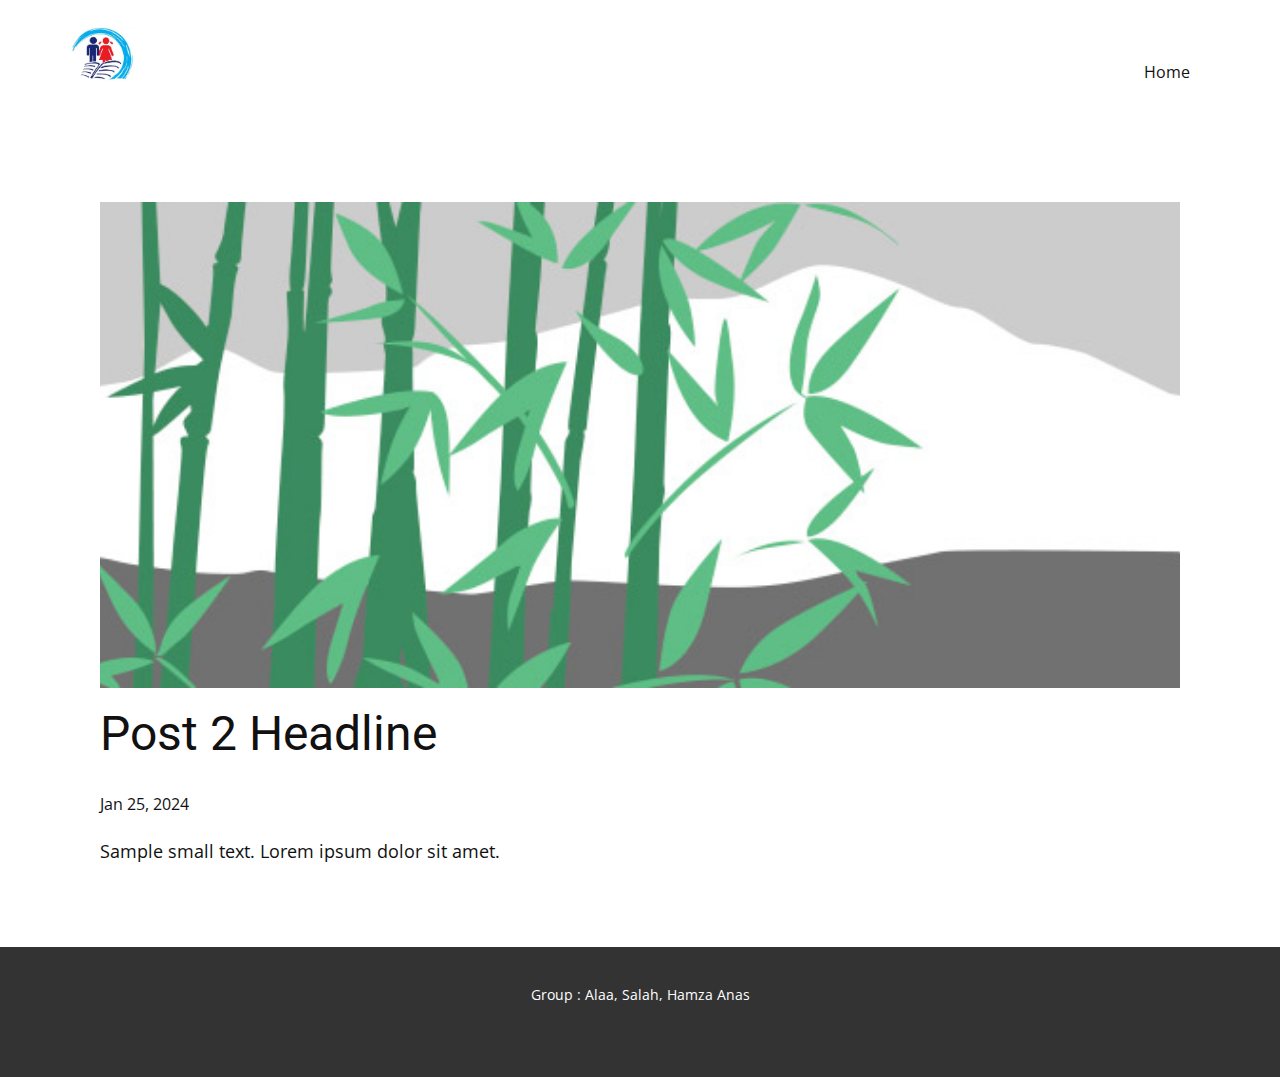
<file: blog/post-1.html>
<!DOCTYPE html>
<html style="font-size: 16px;" lang="en"><head>
    <meta name="viewport" content="width=device-width, initial-scale=1.0">
    <meta charset="utf-8">
    <meta name="keywords" content="Post 1 Headline">
    <meta name="description" content="">
    <title>Post 2 Headline</title>
    <link rel="stylesheet" href="../nicepage.css" media="screen">
<link rel="stylesheet" href="../Post-Template.css" media="screen">
    <script class="u-script" type="text/javascript" src="../jquery.js" defer=""></script>
    <script class="u-script" type="text/javascript" src="../nicepage.js" defer=""></script>
    <meta name="generator" content="Nicepage 6.3.1, nicepage.com">
    <link id="u-theme-google-font" rel="stylesheet" href="https://fonts.googleapis.com/css?family=Roboto:100,100i,300,300i,400,400i,500,500i,700,700i,900,900i|Open+Sans:300,300i,400,400i,500,500i,600,600i,700,700i,800,800i">
    
    
    
    <script type="application/ld+json">{
		"@context": "http://schema.org",
		"@type": "Organization",
		"name": "Site2",
		"logo": "images/taryam-american-private-school-sharjah-uae.jpg"
}</script>
    <meta name="theme-color" content="#478ac9">
  <meta data-intl-tel-input-cdn-path="intlTelInput/"></head>
  <body data-path-to-root="./" data-include-products="false" class="u-body u-xl-mode" data-lang="en"><header class="u-clearfix u-header u-header" id="sec-d94d"><div class="u-clearfix u-sheet u-sheet-1">
        <a href="https://tapschool.ae/" class="u-image u-logo u-image-1" data-image-width="350" data-image-height="350" title="Home">
          <img src="../images/taryam-american-private-school-sharjah-uae.jpg" class="u-logo-image u-logo-image-1">
        </a>
        <nav class="u-menu u-menu-one-level u-offcanvas u-menu-1">
          <div class="menu-collapse" style="font-size: 1rem; letter-spacing: 0px;">
            <a class="u-button-style u-custom-left-right-menu-spacing u-custom-padding-bottom u-custom-top-bottom-menu-spacing u-nav-link u-text-active-palette-1-base u-text-hover-palette-2-base" href="#">
              <svg class="u-svg-link" viewBox="0 0 24 24"><use xmlns:xlink="http://www.w3.org/1999/xlink" xlink:href="#menu-hamburger"></use></svg>
              <svg class="u-svg-content" version="1.1" id="menu-hamburger" viewBox="0 0 16 16" x="0px" y="0px" xmlns:xlink="http://www.w3.org/1999/xlink" xmlns="http://www.w3.org/2000/svg"><g><rect y="1" width="16" height="2"></rect><rect y="7" width="16" height="2"></rect><rect y="13" width="16" height="2"></rect>
</g></svg>
            </a>
          </div>
          <div class="u-custom-menu u-nav-container">
            <ul class="u-nav u-unstyled u-nav-1"><li class="u-nav-item"><a class="u-button-style u-nav-link u-text-active-palette-1-base u-text-hover-palette-2-base" href="../Home.html" style="padding: 10px 20px;">Home</a>
</li></ul>
          </div>
          <div class="u-custom-menu u-nav-container-collapse">
            <div class="u-black u-container-style u-inner-container-layout u-opacity u-opacity-95 u-sidenav">
              <div class="u-inner-container-layout u-sidenav-overflow">
                <div class="u-menu-close"></div>
                <ul class="u-align-center u-nav u-popupmenu-items u-unstyled u-nav-2"><li class="u-nav-item"><a class="u-button-style u-nav-link" href="../Home.html">Home</a>
</li></ul>
              </div>
            </div>
            <div class="u-black u-menu-overlay u-opacity u-opacity-70"></div>
          </div>
        </nav>
      </div></header>
    <section class="u-align-center u-clearfix u-section-1" id="sec-85ee">
      <div class="u-clearfix u-sheet u-valign-middle-md u-valign-middle-sm u-valign-middle-xs u-sheet-1"><!--post_details--><!--post_details_options_json--><!--{"source":""}--><!--/post_details_options_json--><!--blog_post-->
        <div class="u-container-style u-expanded-width u-post-details u-post-details-1">
          <div class="u-container-layout u-valign-middle u-container-layout-1"><!--blog_post_image-->
            <img alt="" class="u-blog-control u-expanded-width u-image u-image-default u-image-1" src="../images/68f64b9d.jpeg"><!--/blog_post_image--><!--blog_post_header-->
            <h2 class="u-blog-control u-text u-text-1">Post 2 Headline</h2><!--/blog_post_header--><!--blog_post_metadata-->
            <div class="u-blog-control u-metadata u-metadata-1"><!--blog_post_metadata_date-->
              <span class="u-meta-date u-meta-icon">Jan 25, 2024</span><!--/blog_post_metadata_date--><!--blog_post_metadata_category-->
              <!--/blog_post_metadata_category--><!--blog_post_metadata_comments-->
              <!--/blog_post_metadata_comments-->
            </div><!--/blog_post_metadata--><!--blog_post_content-->
            <div class="u-align-justify u-blog-control u-post-content u-text u-text-2 fr-view">
  Sample small text. Lorem ipsum dolor sit amet.
  </div><!--/blog_post_content-->
          </div>
        </div><!--/blog_post--><!--/post_details-->
      </div>
    </section>
    
    
    
    <footer class="u-align-center u-clearfix u-footer u-grey-80 u-footer" id="sec-6ade"><div class="u-clearfix u-sheet u-sheet-1">
        <p class="u-small-text u-text u-text-variant u-text-1">Group : Alaa, Salah, Hamza Anas</p>
      </div></footer>
  
</body></html>
</file>
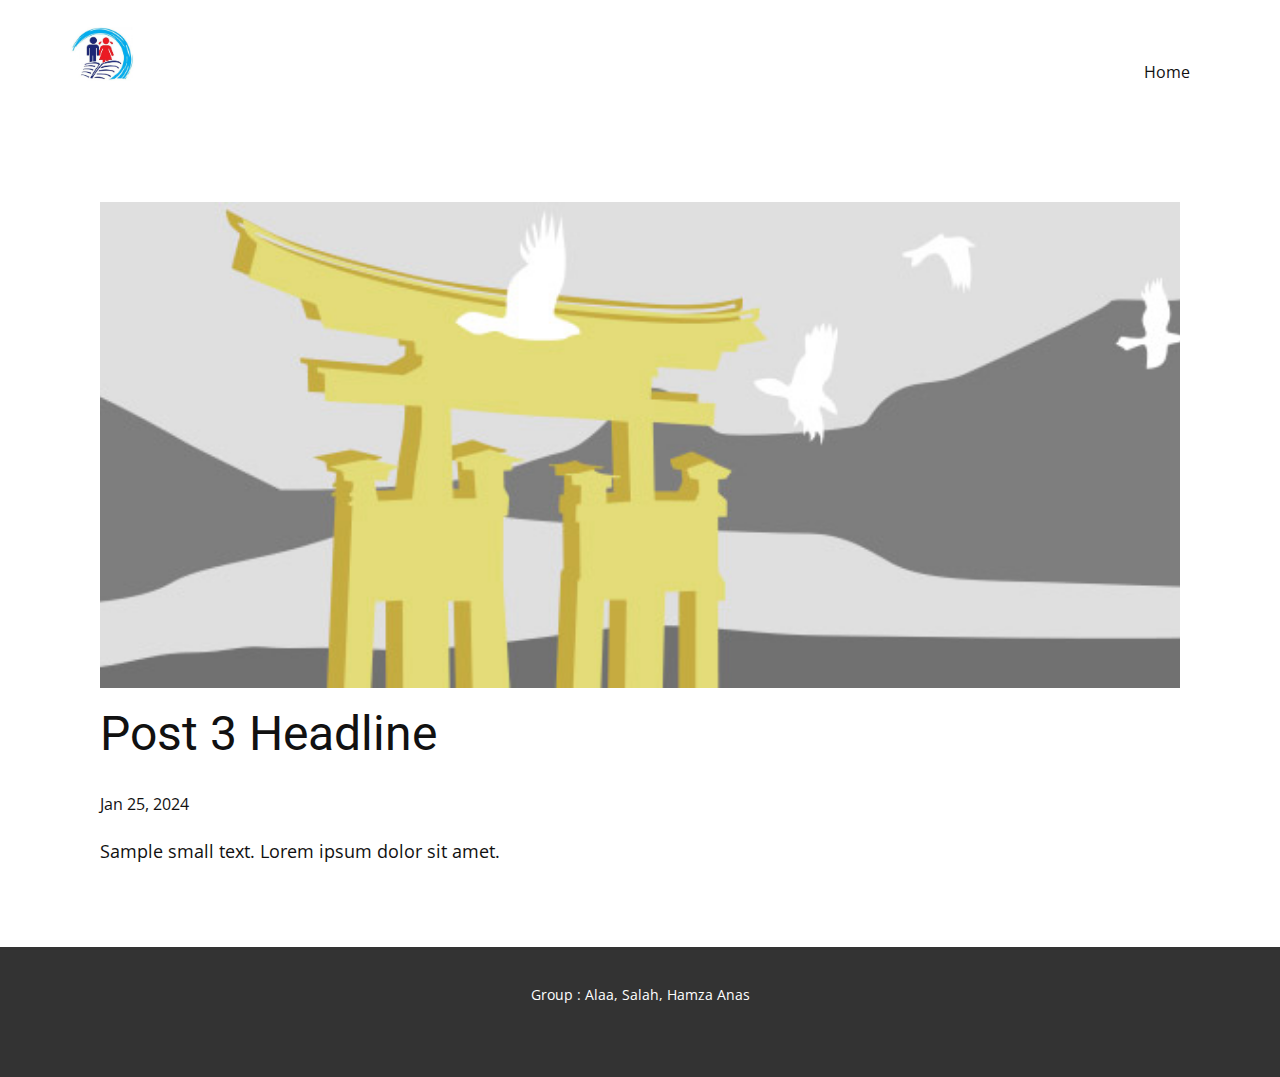
<file: blog/post-2.html>
<!DOCTYPE html>
<html style="font-size: 16px;" lang="en"><head>
    <meta name="viewport" content="width=device-width, initial-scale=1.0">
    <meta charset="utf-8">
    <meta name="keywords" content="Post 1 Headline">
    <meta name="description" content="">
    <title>Post 3 Headline</title>
    <link rel="stylesheet" href="../nicepage.css" media="screen">
<link rel="stylesheet" href="../Post-Template.css" media="screen">
    <script class="u-script" type="text/javascript" src="../jquery.js" defer=""></script>
    <script class="u-script" type="text/javascript" src="../nicepage.js" defer=""></script>
    <meta name="generator" content="Nicepage 6.3.1, nicepage.com">
    <link id="u-theme-google-font" rel="stylesheet" href="https://fonts.googleapis.com/css?family=Roboto:100,100i,300,300i,400,400i,500,500i,700,700i,900,900i|Open+Sans:300,300i,400,400i,500,500i,600,600i,700,700i,800,800i">
    
    
    
    <script type="application/ld+json">{
		"@context": "http://schema.org",
		"@type": "Organization",
		"name": "Site2",
		"logo": "images/taryam-american-private-school-sharjah-uae.jpg"
}</script>
    <meta name="theme-color" content="#478ac9">
  <meta data-intl-tel-input-cdn-path="intlTelInput/"></head>
  <body data-path-to-root="./" data-include-products="false" class="u-body u-xl-mode" data-lang="en"><header class="u-clearfix u-header u-header" id="sec-d94d"><div class="u-clearfix u-sheet u-sheet-1">
        <a href="https://tapschool.ae/" class="u-image u-logo u-image-1" data-image-width="350" data-image-height="350" title="Home">
          <img src="../images/taryam-american-private-school-sharjah-uae.jpg" class="u-logo-image u-logo-image-1">
        </a>
        <nav class="u-menu u-menu-one-level u-offcanvas u-menu-1">
          <div class="menu-collapse" style="font-size: 1rem; letter-spacing: 0px;">
            <a class="u-button-style u-custom-left-right-menu-spacing u-custom-padding-bottom u-custom-top-bottom-menu-spacing u-nav-link u-text-active-palette-1-base u-text-hover-palette-2-base" href="#">
              <svg class="u-svg-link" viewBox="0 0 24 24"><use xmlns:xlink="http://www.w3.org/1999/xlink" xlink:href="#menu-hamburger"></use></svg>
              <svg class="u-svg-content" version="1.1" id="menu-hamburger" viewBox="0 0 16 16" x="0px" y="0px" xmlns:xlink="http://www.w3.org/1999/xlink" xmlns="http://www.w3.org/2000/svg"><g><rect y="1" width="16" height="2"></rect><rect y="7" width="16" height="2"></rect><rect y="13" width="16" height="2"></rect>
</g></svg>
            </a>
          </div>
          <div class="u-custom-menu u-nav-container">
            <ul class="u-nav u-unstyled u-nav-1"><li class="u-nav-item"><a class="u-button-style u-nav-link u-text-active-palette-1-base u-text-hover-palette-2-base" href="../Home.html" style="padding: 10px 20px;">Home</a>
</li></ul>
          </div>
          <div class="u-custom-menu u-nav-container-collapse">
            <div class="u-black u-container-style u-inner-container-layout u-opacity u-opacity-95 u-sidenav">
              <div class="u-inner-container-layout u-sidenav-overflow">
                <div class="u-menu-close"></div>
                <ul class="u-align-center u-nav u-popupmenu-items u-unstyled u-nav-2"><li class="u-nav-item"><a class="u-button-style u-nav-link" href="../Home.html">Home</a>
</li></ul>
              </div>
            </div>
            <div class="u-black u-menu-overlay u-opacity u-opacity-70"></div>
          </div>
        </nav>
      </div></header>
    <section class="u-align-center u-clearfix u-section-1" id="sec-85ee">
      <div class="u-clearfix u-sheet u-valign-middle-md u-valign-middle-sm u-valign-middle-xs u-sheet-1"><!--post_details--><!--post_details_options_json--><!--{"source":""}--><!--/post_details_options_json--><!--blog_post-->
        <div class="u-container-style u-expanded-width u-post-details u-post-details-1">
          <div class="u-container-layout u-valign-middle u-container-layout-1"><!--blog_post_image-->
            <img alt="" class="u-blog-control u-expanded-width u-image u-image-default u-image-1" src="../images/8ad73f3c.jpeg"><!--/blog_post_image--><!--blog_post_header-->
            <h2 class="u-blog-control u-text u-text-1">Post 3 Headline</h2><!--/blog_post_header--><!--blog_post_metadata-->
            <div class="u-blog-control u-metadata u-metadata-1"><!--blog_post_metadata_date-->
              <span class="u-meta-date u-meta-icon">Jan 25, 2024</span><!--/blog_post_metadata_date--><!--blog_post_metadata_category-->
              <!--/blog_post_metadata_category--><!--blog_post_metadata_comments-->
              <!--/blog_post_metadata_comments-->
            </div><!--/blog_post_metadata--><!--blog_post_content-->
            <div class="u-align-justify u-blog-control u-post-content u-text u-text-2 fr-view">
  Sample small text. Lorem ipsum dolor sit amet.
  </div><!--/blog_post_content-->
          </div>
        </div><!--/blog_post--><!--/post_details-->
      </div>
    </section>
    
    
    
    <footer class="u-align-center u-clearfix u-footer u-grey-80 u-footer" id="sec-6ade"><div class="u-clearfix u-sheet u-sheet-1">
        <p class="u-small-text u-text u-text-variant u-text-1">Group : Alaa, Salah, Hamza Anas</p>
      </div></footer>
  
</body></html>
</file>
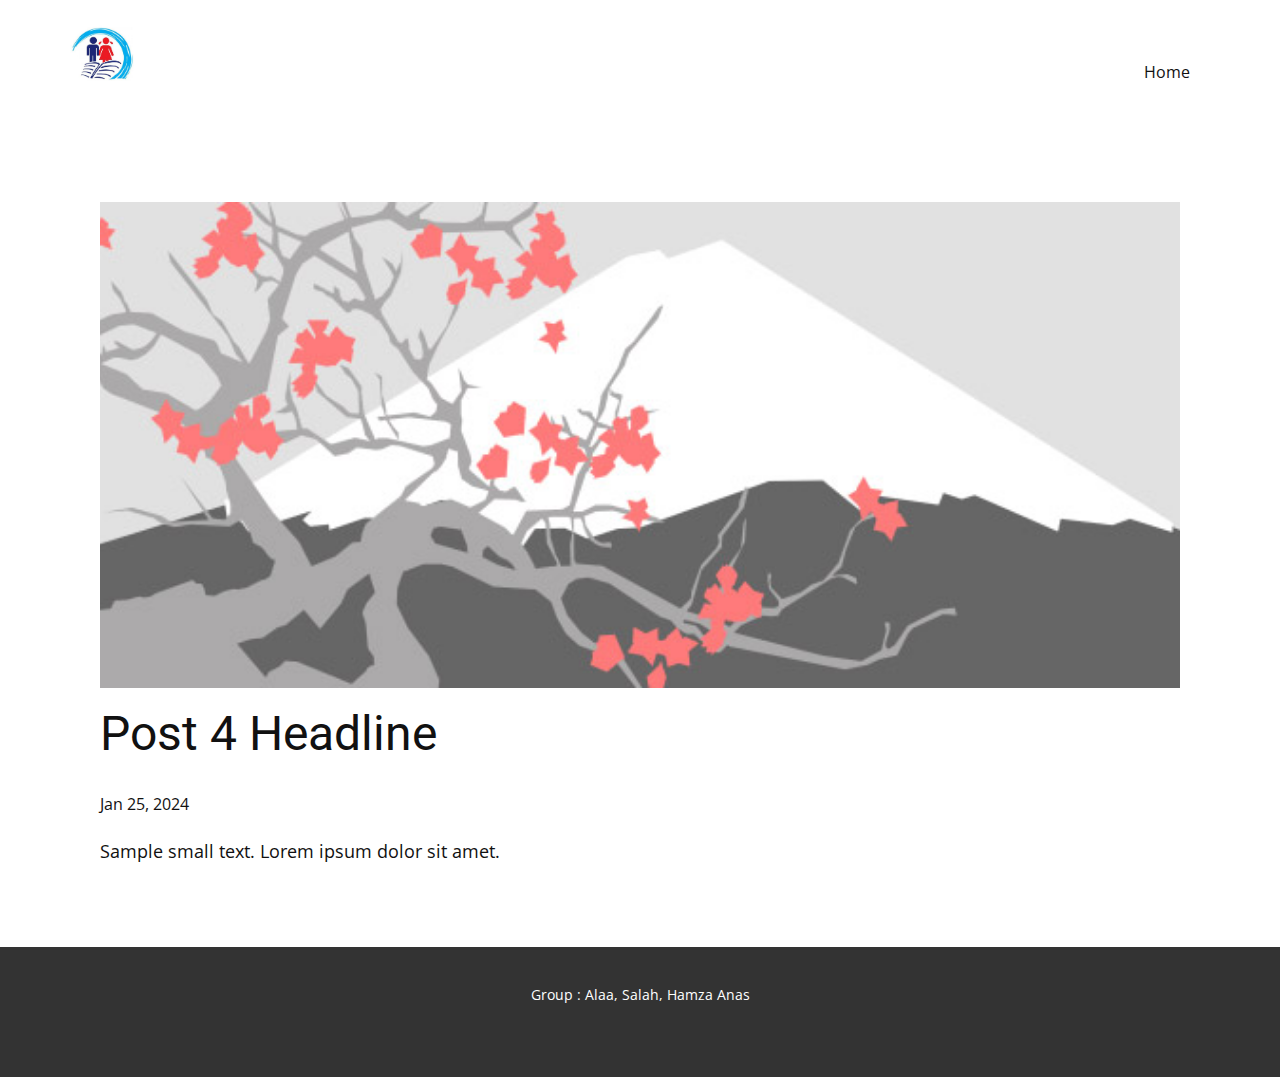
<file: blog/post-3.html>
<!DOCTYPE html>
<html style="font-size: 16px;" lang="en"><head>
    <meta name="viewport" content="width=device-width, initial-scale=1.0">
    <meta charset="utf-8">
    <meta name="keywords" content="Post 1 Headline">
    <meta name="description" content="">
    <title>Post 4 Headline</title>
    <link rel="stylesheet" href="../nicepage.css" media="screen">
<link rel="stylesheet" href="../Post-Template.css" media="screen">
    <script class="u-script" type="text/javascript" src="../jquery.js" defer=""></script>
    <script class="u-script" type="text/javascript" src="../nicepage.js" defer=""></script>
    <meta name="generator" content="Nicepage 6.3.1, nicepage.com">
    <link id="u-theme-google-font" rel="stylesheet" href="https://fonts.googleapis.com/css?family=Roboto:100,100i,300,300i,400,400i,500,500i,700,700i,900,900i|Open+Sans:300,300i,400,400i,500,500i,600,600i,700,700i,800,800i">
    
    
    
    <script type="application/ld+json">{
		"@context": "http://schema.org",
		"@type": "Organization",
		"name": "Site2",
		"logo": "images/taryam-american-private-school-sharjah-uae.jpg"
}</script>
    <meta name="theme-color" content="#478ac9">
  <meta data-intl-tel-input-cdn-path="intlTelInput/"></head>
  <body data-path-to-root="./" data-include-products="false" class="u-body u-xl-mode" data-lang="en"><header class="u-clearfix u-header u-header" id="sec-d94d"><div class="u-clearfix u-sheet u-sheet-1">
        <a href="https://tapschool.ae/" class="u-image u-logo u-image-1" data-image-width="350" data-image-height="350" title="Home">
          <img src="../images/taryam-american-private-school-sharjah-uae.jpg" class="u-logo-image u-logo-image-1">
        </a>
        <nav class="u-menu u-menu-one-level u-offcanvas u-menu-1">
          <div class="menu-collapse" style="font-size: 1rem; letter-spacing: 0px;">
            <a class="u-button-style u-custom-left-right-menu-spacing u-custom-padding-bottom u-custom-top-bottom-menu-spacing u-nav-link u-text-active-palette-1-base u-text-hover-palette-2-base" href="#">
              <svg class="u-svg-link" viewBox="0 0 24 24"><use xmlns:xlink="http://www.w3.org/1999/xlink" xlink:href="#menu-hamburger"></use></svg>
              <svg class="u-svg-content" version="1.1" id="menu-hamburger" viewBox="0 0 16 16" x="0px" y="0px" xmlns:xlink="http://www.w3.org/1999/xlink" xmlns="http://www.w3.org/2000/svg"><g><rect y="1" width="16" height="2"></rect><rect y="7" width="16" height="2"></rect><rect y="13" width="16" height="2"></rect>
</g></svg>
            </a>
          </div>
          <div class="u-custom-menu u-nav-container">
            <ul class="u-nav u-unstyled u-nav-1"><li class="u-nav-item"><a class="u-button-style u-nav-link u-text-active-palette-1-base u-text-hover-palette-2-base" href="../Home.html" style="padding: 10px 20px;">Home</a>
</li></ul>
          </div>
          <div class="u-custom-menu u-nav-container-collapse">
            <div class="u-black u-container-style u-inner-container-layout u-opacity u-opacity-95 u-sidenav">
              <div class="u-inner-container-layout u-sidenav-overflow">
                <div class="u-menu-close"></div>
                <ul class="u-align-center u-nav u-popupmenu-items u-unstyled u-nav-2"><li class="u-nav-item"><a class="u-button-style u-nav-link" href="../Home.html">Home</a>
</li></ul>
              </div>
            </div>
            <div class="u-black u-menu-overlay u-opacity u-opacity-70"></div>
          </div>
        </nav>
      </div></header>
    <section class="u-align-center u-clearfix u-section-1" id="sec-85ee">
      <div class="u-clearfix u-sheet u-valign-middle-md u-valign-middle-sm u-valign-middle-xs u-sheet-1"><!--post_details--><!--post_details_options_json--><!--{"source":""}--><!--/post_details_options_json--><!--blog_post-->
        <div class="u-container-style u-expanded-width u-post-details u-post-details-1">
          <div class="u-container-layout u-valign-middle u-container-layout-1"><!--blog_post_image-->
            <img alt="" class="u-blog-control u-expanded-width u-image u-image-default u-image-1" src="../images/0fd3416c.jpeg"><!--/blog_post_image--><!--blog_post_header-->
            <h2 class="u-blog-control u-text u-text-1">Post 4 Headline</h2><!--/blog_post_header--><!--blog_post_metadata-->
            <div class="u-blog-control u-metadata u-metadata-1"><!--blog_post_metadata_date-->
              <span class="u-meta-date u-meta-icon">Jan 25, 2024</span><!--/blog_post_metadata_date--><!--blog_post_metadata_category-->
              <!--/blog_post_metadata_category--><!--blog_post_metadata_comments-->
              <!--/blog_post_metadata_comments-->
            </div><!--/blog_post_metadata--><!--blog_post_content-->
            <div class="u-align-justify u-blog-control u-post-content u-text u-text-2 fr-view">
  Sample small text. Lorem ipsum dolor sit amet.
  </div><!--/blog_post_content-->
          </div>
        </div><!--/blog_post--><!--/post_details-->
      </div>
    </section>
    
    
    
    <footer class="u-align-center u-clearfix u-footer u-grey-80 u-footer" id="sec-6ade"><div class="u-clearfix u-sheet u-sheet-1">
        <p class="u-small-text u-text u-text-variant u-text-1">Group : Alaa, Salah, Hamza Anas</p>
      </div></footer>
  
</body></html>
</file>
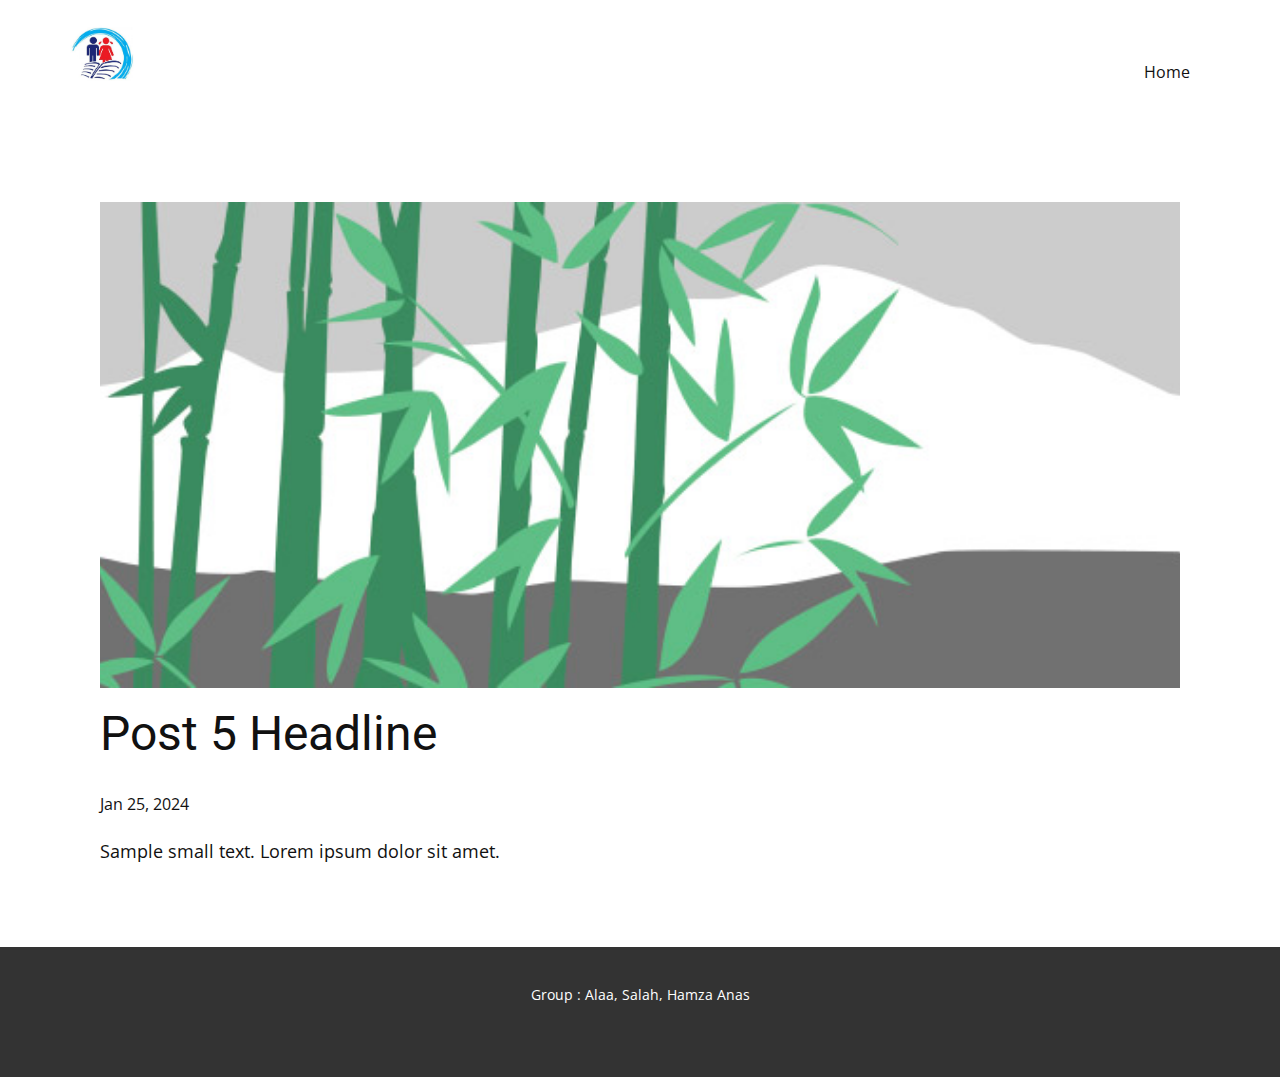
<file: blog/post-4.html>
<!DOCTYPE html>
<html style="font-size: 16px;" lang="en"><head>
    <meta name="viewport" content="width=device-width, initial-scale=1.0">
    <meta charset="utf-8">
    <meta name="keywords" content="Post 1 Headline">
    <meta name="description" content="">
    <title>Post 5 Headline</title>
    <link rel="stylesheet" href="../nicepage.css" media="screen">
<link rel="stylesheet" href="../Post-Template.css" media="screen">
    <script class="u-script" type="text/javascript" src="../jquery.js" defer=""></script>
    <script class="u-script" type="text/javascript" src="../nicepage.js" defer=""></script>
    <meta name="generator" content="Nicepage 6.3.1, nicepage.com">
    <link id="u-theme-google-font" rel="stylesheet" href="https://fonts.googleapis.com/css?family=Roboto:100,100i,300,300i,400,400i,500,500i,700,700i,900,900i|Open+Sans:300,300i,400,400i,500,500i,600,600i,700,700i,800,800i">
    
    
    
    <script type="application/ld+json">{
		"@context": "http://schema.org",
		"@type": "Organization",
		"name": "Site2",
		"logo": "images/taryam-american-private-school-sharjah-uae.jpg"
}</script>
    <meta name="theme-color" content="#478ac9">
  <meta data-intl-tel-input-cdn-path="intlTelInput/"></head>
  <body data-path-to-root="./" data-include-products="false" class="u-body u-xl-mode" data-lang="en"><header class="u-clearfix u-header u-header" id="sec-d94d"><div class="u-clearfix u-sheet u-sheet-1">
        <a href="https://tapschool.ae/" class="u-image u-logo u-image-1" data-image-width="350" data-image-height="350" title="Home">
          <img src="../images/taryam-american-private-school-sharjah-uae.jpg" class="u-logo-image u-logo-image-1">
        </a>
        <nav class="u-menu u-menu-one-level u-offcanvas u-menu-1">
          <div class="menu-collapse" style="font-size: 1rem; letter-spacing: 0px;">
            <a class="u-button-style u-custom-left-right-menu-spacing u-custom-padding-bottom u-custom-top-bottom-menu-spacing u-nav-link u-text-active-palette-1-base u-text-hover-palette-2-base" href="#">
              <svg class="u-svg-link" viewBox="0 0 24 24"><use xmlns:xlink="http://www.w3.org/1999/xlink" xlink:href="#menu-hamburger"></use></svg>
              <svg class="u-svg-content" version="1.1" id="menu-hamburger" viewBox="0 0 16 16" x="0px" y="0px" xmlns:xlink="http://www.w3.org/1999/xlink" xmlns="http://www.w3.org/2000/svg"><g><rect y="1" width="16" height="2"></rect><rect y="7" width="16" height="2"></rect><rect y="13" width="16" height="2"></rect>
</g></svg>
            </a>
          </div>
          <div class="u-custom-menu u-nav-container">
            <ul class="u-nav u-unstyled u-nav-1"><li class="u-nav-item"><a class="u-button-style u-nav-link u-text-active-palette-1-base u-text-hover-palette-2-base" href="../Home.html" style="padding: 10px 20px;">Home</a>
</li></ul>
          </div>
          <div class="u-custom-menu u-nav-container-collapse">
            <div class="u-black u-container-style u-inner-container-layout u-opacity u-opacity-95 u-sidenav">
              <div class="u-inner-container-layout u-sidenav-overflow">
                <div class="u-menu-close"></div>
                <ul class="u-align-center u-nav u-popupmenu-items u-unstyled u-nav-2"><li class="u-nav-item"><a class="u-button-style u-nav-link" href="../Home.html">Home</a>
</li></ul>
              </div>
            </div>
            <div class="u-black u-menu-overlay u-opacity u-opacity-70"></div>
          </div>
        </nav>
      </div></header>
    <section class="u-align-center u-clearfix u-section-1" id="sec-85ee">
      <div class="u-clearfix u-sheet u-valign-middle-md u-valign-middle-sm u-valign-middle-xs u-sheet-1"><!--post_details--><!--post_details_options_json--><!--{"source":""}--><!--/post_details_options_json--><!--blog_post-->
        <div class="u-container-style u-expanded-width u-post-details u-post-details-1">
          <div class="u-container-layout u-valign-middle u-container-layout-1"><!--blog_post_image-->
            <img alt="" class="u-blog-control u-expanded-width u-image u-image-default u-image-1" src="../images/68f64b9d.jpeg"><!--/blog_post_image--><!--blog_post_header-->
            <h2 class="u-blog-control u-text u-text-1">Post 5 Headline</h2><!--/blog_post_header--><!--blog_post_metadata-->
            <div class="u-blog-control u-metadata u-metadata-1"><!--blog_post_metadata_date-->
              <span class="u-meta-date u-meta-icon">Jan 25, 2024</span><!--/blog_post_metadata_date--><!--blog_post_metadata_category-->
              <!--/blog_post_metadata_category--><!--blog_post_metadata_comments-->
              <!--/blog_post_metadata_comments-->
            </div><!--/blog_post_metadata--><!--blog_post_content-->
            <div class="u-align-justify u-blog-control u-post-content u-text u-text-2 fr-view">
  Sample small text. Lorem ipsum dolor sit amet.
  </div><!--/blog_post_content-->
          </div>
        </div><!--/blog_post--><!--/post_details-->
      </div>
    </section>
    
    
    
    <footer class="u-align-center u-clearfix u-footer u-grey-80 u-footer" id="sec-6ade"><div class="u-clearfix u-sheet u-sheet-1">
        <p class="u-small-text u-text u-text-variant u-text-1">Group : Alaa, Salah, Hamza Anas</p>
      </div></footer>
  
</body></html>
</file>
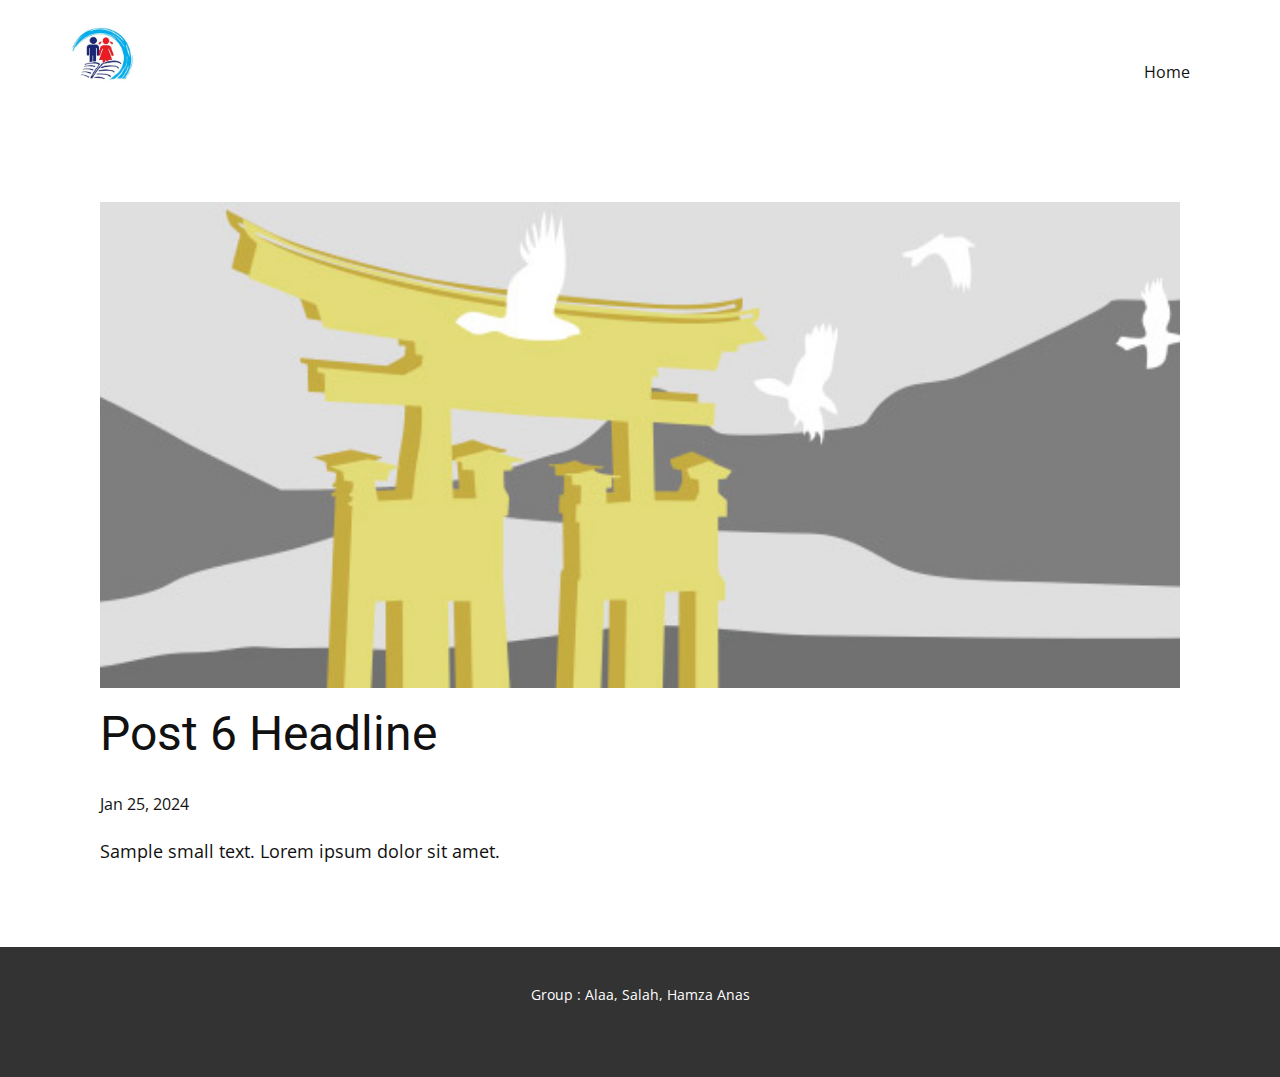
<file: blog/post-5.html>
<!DOCTYPE html>
<html style="font-size: 16px;" lang="en"><head>
    <meta name="viewport" content="width=device-width, initial-scale=1.0">
    <meta charset="utf-8">
    <meta name="keywords" content="Post 1 Headline">
    <meta name="description" content="">
    <title>Post 6 Headline</title>
    <link rel="stylesheet" href="../nicepage.css" media="screen">
<link rel="stylesheet" href="../Post-Template.css" media="screen">
    <script class="u-script" type="text/javascript" src="../jquery.js" defer=""></script>
    <script class="u-script" type="text/javascript" src="../nicepage.js" defer=""></script>
    <meta name="generator" content="Nicepage 6.3.1, nicepage.com">
    <link id="u-theme-google-font" rel="stylesheet" href="https://fonts.googleapis.com/css?family=Roboto:100,100i,300,300i,400,400i,500,500i,700,700i,900,900i|Open+Sans:300,300i,400,400i,500,500i,600,600i,700,700i,800,800i">
    
    
    
    <script type="application/ld+json">{
		"@context": "http://schema.org",
		"@type": "Organization",
		"name": "Site2",
		"logo": "images/taryam-american-private-school-sharjah-uae.jpg"
}</script>
    <meta name="theme-color" content="#478ac9">
  <meta data-intl-tel-input-cdn-path="intlTelInput/"></head>
  <body data-path-to-root="./" data-include-products="false" class="u-body u-xl-mode" data-lang="en"><header class="u-clearfix u-header u-header" id="sec-d94d"><div class="u-clearfix u-sheet u-sheet-1">
        <a href="https://tapschool.ae/" class="u-image u-logo u-image-1" data-image-width="350" data-image-height="350" title="Home">
          <img src="../images/taryam-american-private-school-sharjah-uae.jpg" class="u-logo-image u-logo-image-1">
        </a>
        <nav class="u-menu u-menu-one-level u-offcanvas u-menu-1">
          <div class="menu-collapse" style="font-size: 1rem; letter-spacing: 0px;">
            <a class="u-button-style u-custom-left-right-menu-spacing u-custom-padding-bottom u-custom-top-bottom-menu-spacing u-nav-link u-text-active-palette-1-base u-text-hover-palette-2-base" href="#">
              <svg class="u-svg-link" viewBox="0 0 24 24"><use xmlns:xlink="http://www.w3.org/1999/xlink" xlink:href="#menu-hamburger"></use></svg>
              <svg class="u-svg-content" version="1.1" id="menu-hamburger" viewBox="0 0 16 16" x="0px" y="0px" xmlns:xlink="http://www.w3.org/1999/xlink" xmlns="http://www.w3.org/2000/svg"><g><rect y="1" width="16" height="2"></rect><rect y="7" width="16" height="2"></rect><rect y="13" width="16" height="2"></rect>
</g></svg>
            </a>
          </div>
          <div class="u-custom-menu u-nav-container">
            <ul class="u-nav u-unstyled u-nav-1"><li class="u-nav-item"><a class="u-button-style u-nav-link u-text-active-palette-1-base u-text-hover-palette-2-base" href="../Home.html" style="padding: 10px 20px;">Home</a>
</li></ul>
          </div>
          <div class="u-custom-menu u-nav-container-collapse">
            <div class="u-black u-container-style u-inner-container-layout u-opacity u-opacity-95 u-sidenav">
              <div class="u-inner-container-layout u-sidenav-overflow">
                <div class="u-menu-close"></div>
                <ul class="u-align-center u-nav u-popupmenu-items u-unstyled u-nav-2"><li class="u-nav-item"><a class="u-button-style u-nav-link" href="../Home.html">Home</a>
</li></ul>
              </div>
            </div>
            <div class="u-black u-menu-overlay u-opacity u-opacity-70"></div>
          </div>
        </nav>
      </div></header>
    <section class="u-align-center u-clearfix u-section-1" id="sec-85ee">
      <div class="u-clearfix u-sheet u-valign-middle-md u-valign-middle-sm u-valign-middle-xs u-sheet-1"><!--post_details--><!--post_details_options_json--><!--{"source":""}--><!--/post_details_options_json--><!--blog_post-->
        <div class="u-container-style u-expanded-width u-post-details u-post-details-1">
          <div class="u-container-layout u-valign-middle u-container-layout-1"><!--blog_post_image-->
            <img alt="" class="u-blog-control u-expanded-width u-image u-image-default u-image-1" src="../images/8ad73f3c.jpeg"><!--/blog_post_image--><!--blog_post_header-->
            <h2 class="u-blog-control u-text u-text-1">Post 6 Headline</h2><!--/blog_post_header--><!--blog_post_metadata-->
            <div class="u-blog-control u-metadata u-metadata-1"><!--blog_post_metadata_date-->
              <span class="u-meta-date u-meta-icon">Jan 25, 2024</span><!--/blog_post_metadata_date--><!--blog_post_metadata_category-->
              <!--/blog_post_metadata_category--><!--blog_post_metadata_comments-->
              <!--/blog_post_metadata_comments-->
            </div><!--/blog_post_metadata--><!--blog_post_content-->
            <div class="u-align-justify u-blog-control u-post-content u-text u-text-2 fr-view">
  Sample small text. Lorem ipsum dolor sit amet.
  </div><!--/blog_post_content-->
          </div>
        </div><!--/blog_post--><!--/post_details-->
      </div>
    </section>
    
    
    
    <footer class="u-align-center u-clearfix u-footer u-grey-80 u-footer" id="sec-6ade"><div class="u-clearfix u-sheet u-sheet-1">
        <p class="u-small-text u-text u-text-variant u-text-1">Group : Alaa, Salah, Hamza Anas</p>
      </div></footer>
  
</body></html>
</file>
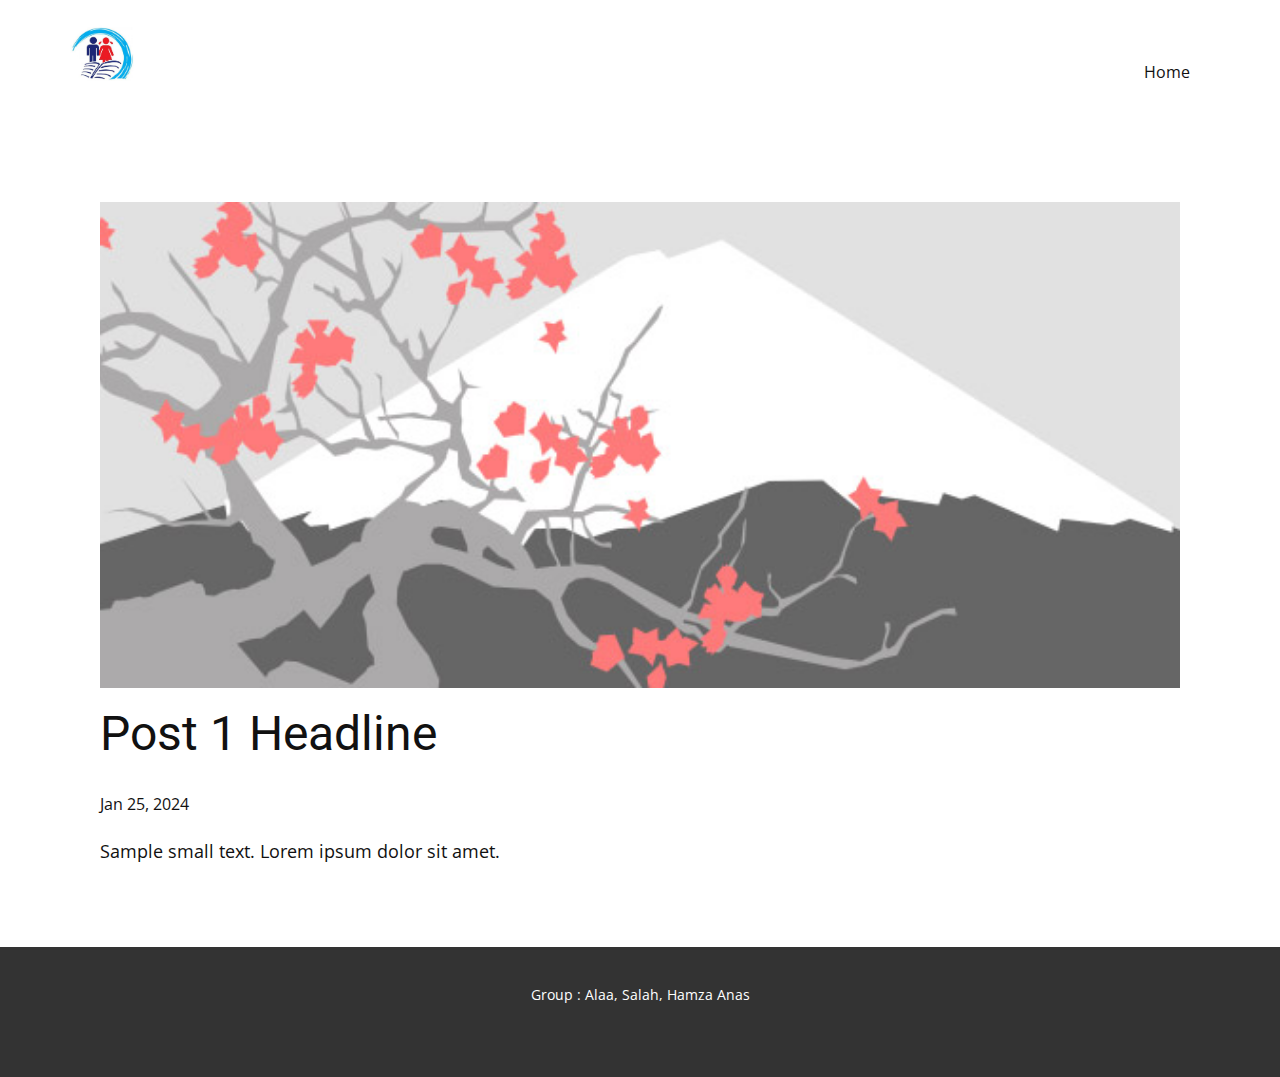
<file: blog/post.html>
<!DOCTYPE html>
<html style="font-size: 16px;" lang="en"><head>
    <meta name="viewport" content="width=device-width, initial-scale=1.0">
    <meta charset="utf-8">
    <meta name="keywords" content="Post 1 Headline">
    <meta name="description" content="">
    <title>Post 1 Headline</title>
    <link rel="stylesheet" href="../nicepage.css" media="screen">
<link rel="stylesheet" href="../Post-Template.css" media="screen">
    <script class="u-script" type="text/javascript" src="../jquery.js" defer=""></script>
    <script class="u-script" type="text/javascript" src="../nicepage.js" defer=""></script>
    <meta name="generator" content="Nicepage 6.3.1, nicepage.com">
    <link id="u-theme-google-font" rel="stylesheet" href="https://fonts.googleapis.com/css?family=Roboto:100,100i,300,300i,400,400i,500,500i,700,700i,900,900i|Open+Sans:300,300i,400,400i,500,500i,600,600i,700,700i,800,800i">
    
    
    
    <script type="application/ld+json">{
		"@context": "http://schema.org",
		"@type": "Organization",
		"name": "Site2",
		"logo": "images/taryam-american-private-school-sharjah-uae.jpg"
}</script>
    <meta name="theme-color" content="#478ac9">
  <meta data-intl-tel-input-cdn-path="intlTelInput/"></head>
  <body data-path-to-root="./" data-include-products="false" class="u-body u-xl-mode" data-lang="en"><header class="u-clearfix u-header u-header" id="sec-d94d"><div class="u-clearfix u-sheet u-sheet-1">
        <a href="https://tapschool.ae/" class="u-image u-logo u-image-1" data-image-width="350" data-image-height="350" title="Home">
          <img src="../images/taryam-american-private-school-sharjah-uae.jpg" class="u-logo-image u-logo-image-1">
        </a>
        <nav class="u-menu u-menu-one-level u-offcanvas u-menu-1">
          <div class="menu-collapse" style="font-size: 1rem; letter-spacing: 0px;">
            <a class="u-button-style u-custom-left-right-menu-spacing u-custom-padding-bottom u-custom-top-bottom-menu-spacing u-nav-link u-text-active-palette-1-base u-text-hover-palette-2-base" href="#">
              <svg class="u-svg-link" viewBox="0 0 24 24"><use xmlns:xlink="http://www.w3.org/1999/xlink" xlink:href="#menu-hamburger"></use></svg>
              <svg class="u-svg-content" version="1.1" id="menu-hamburger" viewBox="0 0 16 16" x="0px" y="0px" xmlns:xlink="http://www.w3.org/1999/xlink" xmlns="http://www.w3.org/2000/svg"><g><rect y="1" width="16" height="2"></rect><rect y="7" width="16" height="2"></rect><rect y="13" width="16" height="2"></rect>
</g></svg>
            </a>
          </div>
          <div class="u-custom-menu u-nav-container">
            <ul class="u-nav u-unstyled u-nav-1"><li class="u-nav-item"><a class="u-button-style u-nav-link u-text-active-palette-1-base u-text-hover-palette-2-base" href="../Home.html" style="padding: 10px 20px;">Home</a>
</li></ul>
          </div>
          <div class="u-custom-menu u-nav-container-collapse">
            <div class="u-black u-container-style u-inner-container-layout u-opacity u-opacity-95 u-sidenav">
              <div class="u-inner-container-layout u-sidenav-overflow">
                <div class="u-menu-close"></div>
                <ul class="u-align-center u-nav u-popupmenu-items u-unstyled u-nav-2"><li class="u-nav-item"><a class="u-button-style u-nav-link" href="../Home.html">Home</a>
</li></ul>
              </div>
            </div>
            <div class="u-black u-menu-overlay u-opacity u-opacity-70"></div>
          </div>
        </nav>
      </div></header>
    <section class="u-align-center u-clearfix u-section-1" id="sec-85ee">
      <div class="u-clearfix u-sheet u-valign-middle-md u-valign-middle-sm u-valign-middle-xs u-sheet-1"><!--post_details--><!--post_details_options_json--><!--{"source":""}--><!--/post_details_options_json--><!--blog_post-->
        <div class="u-container-style u-expanded-width u-post-details u-post-details-1">
          <div class="u-container-layout u-valign-middle u-container-layout-1"><!--blog_post_image-->
            <img alt="" class="u-blog-control u-expanded-width u-image u-image-default u-image-1" src="../images/0fd3416c.jpeg"><!--/blog_post_image--><!--blog_post_header-->
            <h2 class="u-blog-control u-text u-text-1">Post 1 Headline</h2><!--/blog_post_header--><!--blog_post_metadata-->
            <div class="u-blog-control u-metadata u-metadata-1"><!--blog_post_metadata_date-->
              <span class="u-meta-date u-meta-icon">Jan 25, 2024</span><!--/blog_post_metadata_date--><!--blog_post_metadata_category-->
              <!--/blog_post_metadata_category--><!--blog_post_metadata_comments-->
              <!--/blog_post_metadata_comments-->
            </div><!--/blog_post_metadata--><!--blog_post_content-->
            <div class="u-align-justify u-blog-control u-post-content u-text u-text-2 fr-view">
  Sample small text. Lorem ipsum dolor sit amet.
  </div><!--/blog_post_content-->
          </div>
        </div><!--/blog_post--><!--/post_details-->
      </div>
    </section>
    
    
    
    <footer class="u-align-center u-clearfix u-footer u-grey-80 u-footer" id="sec-6ade"><div class="u-clearfix u-sheet u-sheet-1">
        <p class="u-small-text u-text u-text-variant u-text-1">Group : Alaa, Salah, Hamza Anas</p>
      </div></footer>
  
</body></html>
</file>
